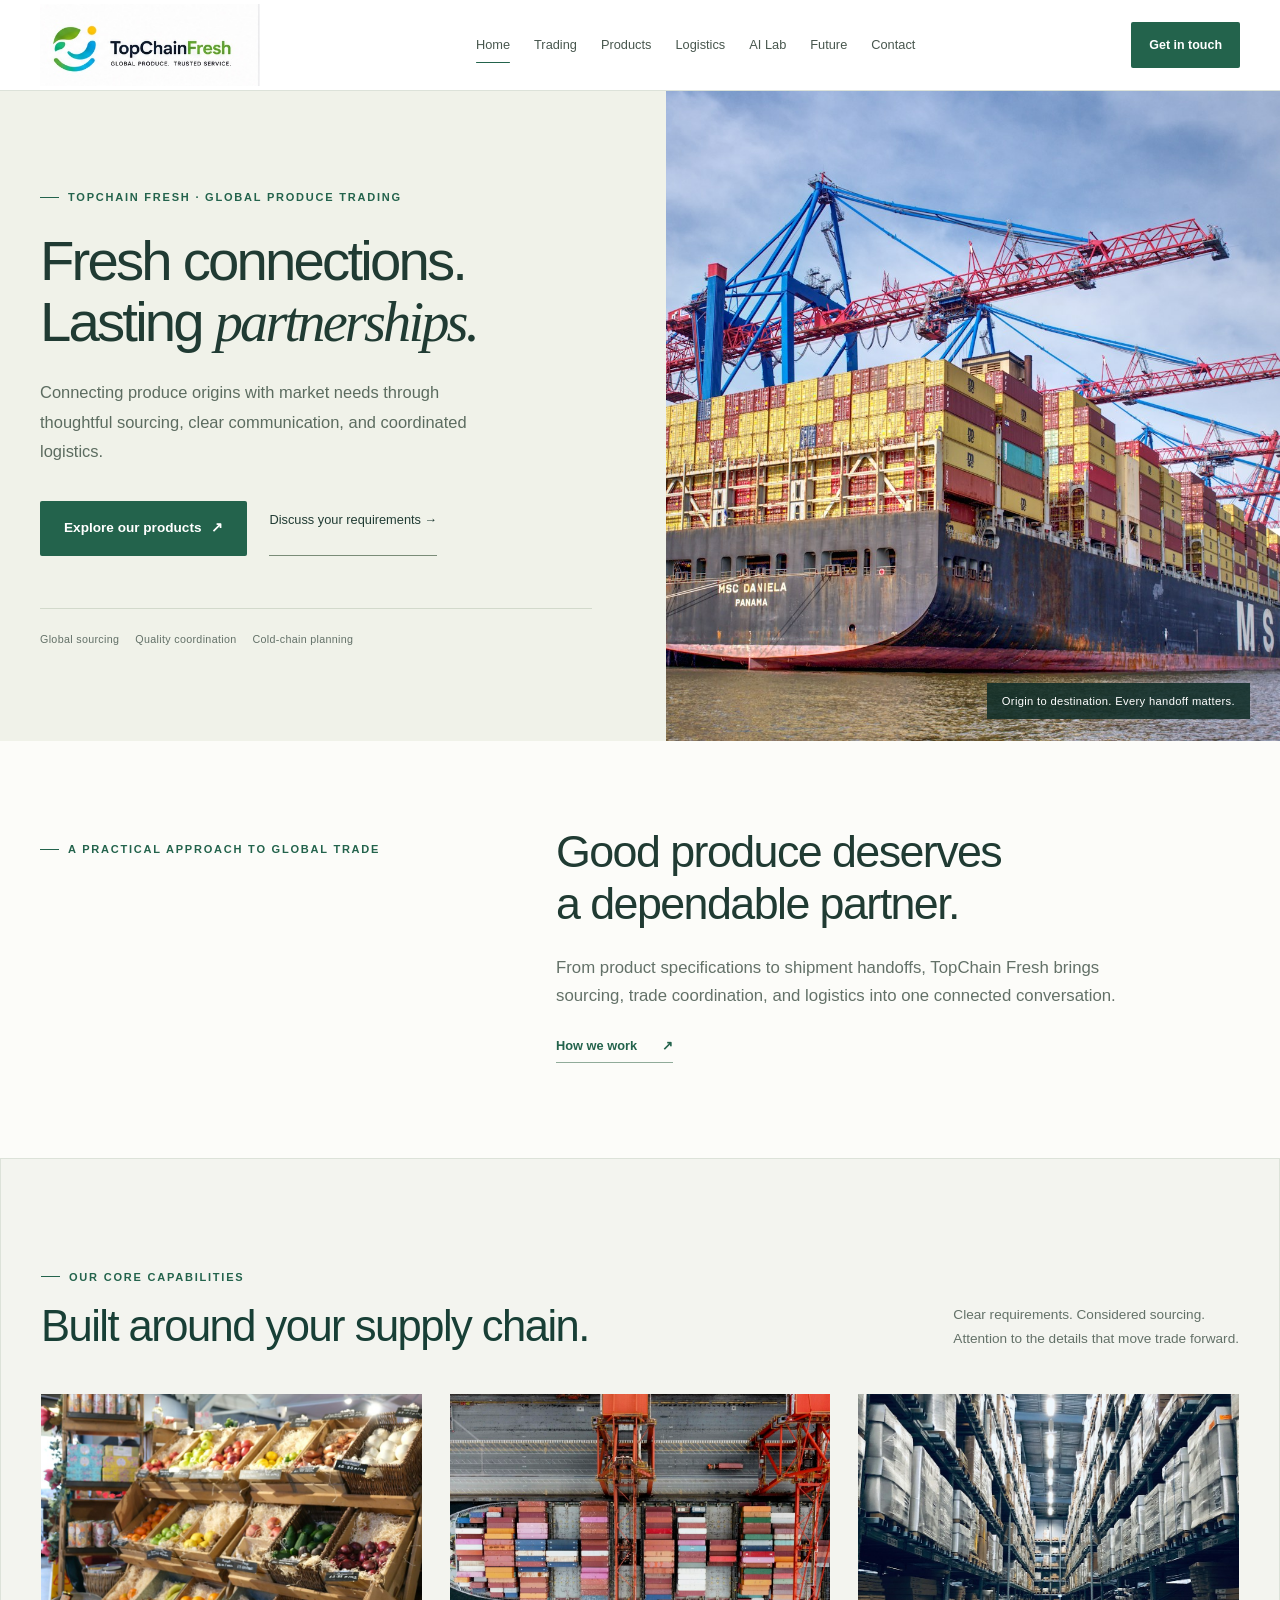
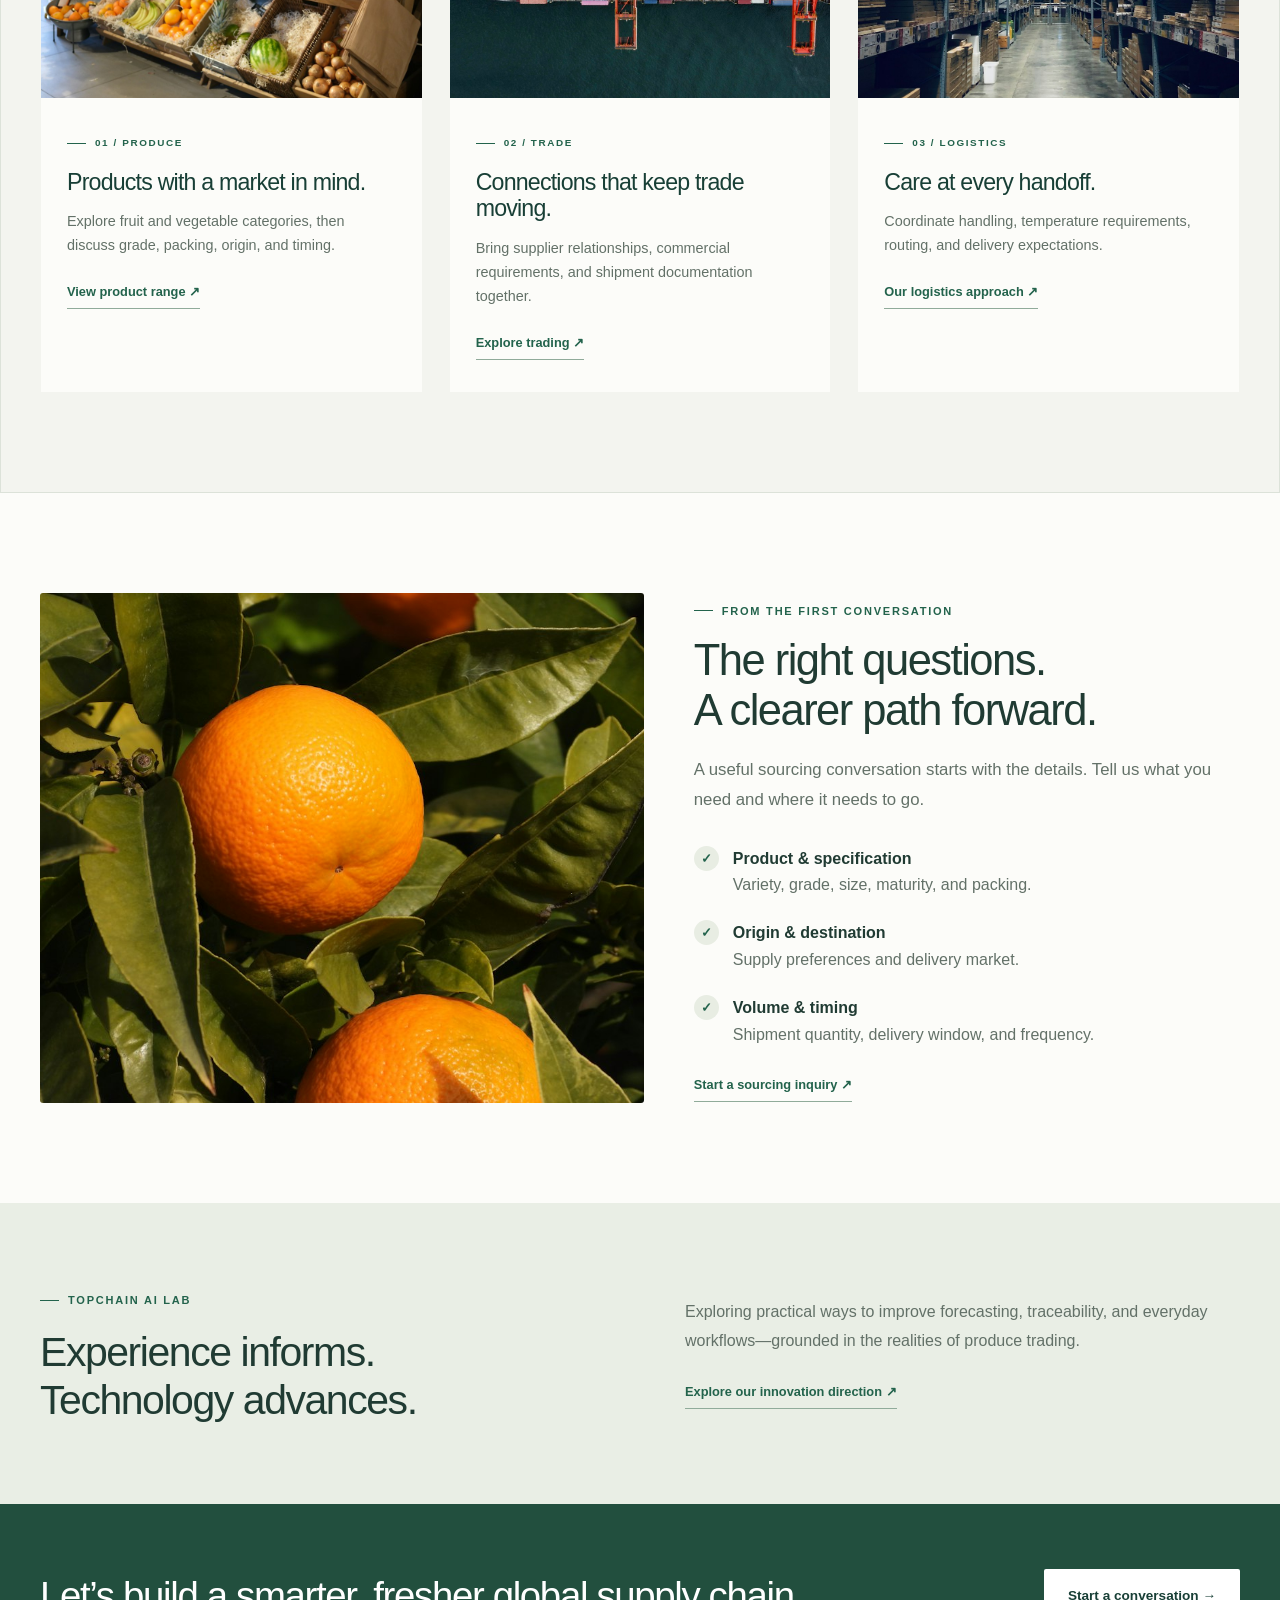
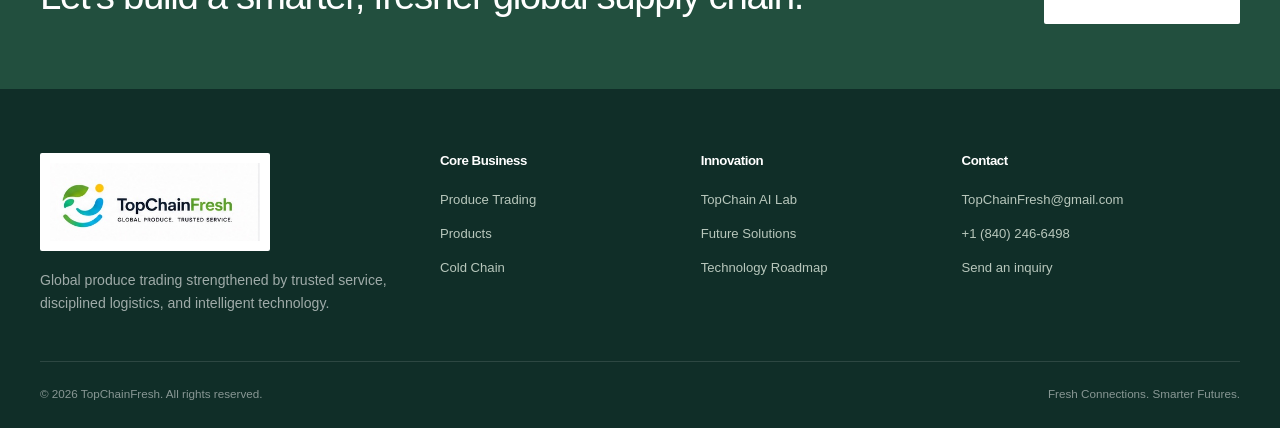
<file: index.html>
<!doctype html><html lang="en"><head><meta charset="utf-8"><meta name="viewport" content="width=device-width,initial-scale=1">
<title>TopChain Fresh | Global Produce Trading & Logistics</title><meta name="description" content="TopChainFresh combines global produce trading, logistics, and intelligent technology."><link rel="icon" href="assets/images/logo-icon-approved.png"><link rel="stylesheet" href="assets/css/styles.css"><meta name="theme-color" content="#153f35"></head><body>
<header class="site-header"><div class="container header-inner">
      <a class="brand-logo" href="index.html" aria-label="TopChainFresh home"><img src="assets/images/logo-crop-wide.png" alt="TopChainFresh — Global Produce. Trusted Service."></a>
      <nav id="primary-navigation" class="main-nav" aria-label="Primary navigation"><a href="index.html" class="active" aria-current="page">Home</a><a href="trading.html" class="">Trading</a><a href="products.html" class="">Products</a><a href="logistics.html" class="">Logistics</a><a href="ai-lab.html" class="">AI Lab</a><a href="future.html" class="">Future</a><a href="contact.html" class="">Contact</a></nav>
      <a class="header-cta" href="contact.html">Get in touch</a>
      <button class="menu-toggle" aria-controls="primary-navigation" aria-label="Open menu" aria-expanded="false"><span></span></button>
    </div></header>
<a class="skip-link" href="#main-content">Skip to content</a><main id="main-content">
<section class="hero corporate-hero">
 <div class="hero-media"><img src="assets/images/photography/1742576437150-3a79cae681f2.jpg" alt="Container vessel and dockside cranes at a commercial port" width="1600" height="1067" fetchpriority="high"></div>
 <div class="container"><div class="hero-content"><span class="eyebrow">TopChain Fresh · Global produce trading</span><h1>Fresh connections.<br>Lasting <em>partnerships.</em></h1><p>Connecting produce origins with market needs through thoughtful sourcing, clear communication, and coordinated logistics.</p><div class="hero-actions"><a class="btn btn-primary" href="products.html">Explore our products <span aria-hidden="true">↗</span></a><a class="hero-text-link" href="contact.html">Discuss your requirements →</a></div><div class="hero-footnote"><span>Global sourcing</span><span>Quality coordination</span><span>Cold-chain planning</span></div></div></div>
 <div class="photo-label">Origin to destination. Every handoff matters.</div>
</section>
<section class="intro-section"><div class="container intro-grid"><span class="eyebrow">A practical approach to global trade</span><div><h2>Good produce deserves<br>a dependable partner.</h2><p>From product specifications to shipment handoffs, TopChain Fresh brings sourcing, trade coordination, and logistics into one connected conversation.</p><a class="inline-link" href="trading.html">How we work <span aria-hidden="true">↗</span></a></div></div></section>
<section class="section bg-mist"><div class="container"><div class="section-heading-row"><div><span class="eyebrow">Our core capabilities</span><h2 class="section-title">Built around your supply chain.</h2></div><p>Clear requirements. Considered sourcing.<br>Attention to the details that move trade forward.</p></div><div class="editorial-grid">
 <a class="editorial-card" href="products.html"><div class="editorial-photo"><img src="assets/images/photography/1768751947109-d2a99be1aa9c.jpg" alt="Fresh produce arranged in wooden market crates" width="1000" height="667" loading="lazy"></div><div class="editorial-copy"><span class="eyebrow">01 / Produce</span><h3>Products with a market in mind.</h3><p>Explore fruit and vegetable categories, then discuss grade, packing, origin, and timing.</p><span class="inline-link">View product range ↗</span></div></a>
 <a class="editorial-card" href="trading.html"><div class="editorial-photo"><img src="assets/images/photography/1769144256181-698b8f807066.jpg" alt="Overhead view of a container ship alongside a port terminal" width="1600" height="1067" loading="lazy"></div><div class="editorial-copy"><span class="eyebrow">02 / Trade</span><h3>Connections that keep trade moving.</h3><p>Bring supplier relationships, commercial requirements, and shipment documentation together.</p><span class="inline-link">Explore trading ↗</span></div></a>
 <a class="editorial-card" href="logistics.html"><div class="editorial-photo"><img src="assets/images/photography/1553413077-190dd305871c.jpg" alt="Organized storage aisles inside a commercial warehouse" width="1000" height="667" loading="lazy"></div><div class="editorial-copy"><span class="eyebrow">03 / Logistics</span><h3>Care at every handoff.</h3><p>Coordinate handling, temperature requirements, routing, and delivery expectations.</p><span class="inline-link">Our logistics approach ↗</span></div></a>
</div></div></section>
<section class="section"><div class="container split"><div class="media-card"><img src="assets/images/photography/1551030797-46c120009b82.jpg" alt="Fresh oranges growing among green leaves" width="1000" height="667" loading="lazy"></div><div><span class="eyebrow">From the first conversation</span><h2 class="section-title">The right questions.<br>A clearer path forward.</h2><p class="section-lead">A useful sourcing conversation starts with the details. Tell us what you need and where it needs to go.</p><ul class="check-list"><li><div><strong>Product &amp; specification</strong><br><span class="text-muted">Variety, grade, size, maturity, and packing.</span></div></li><li><div><strong>Origin &amp; destination</strong><br><span class="text-muted">Supply preferences and delivery market.</span></div></li><li><div><strong>Volume &amp; timing</strong><br><span class="text-muted">Shipment quantity, delivery window, and frequency.</span></div></li></ul><a class="inline-link" href="contact.html">Start a sourcing inquiry ↗</a></div></div></section>
<section class="innovation-strip"><div class="container"><div><span class="eyebrow">TopChain AI Lab</span><h2>Experience informs.<br>Technology advances.</h2></div><div><p>Exploring practical ways to improve forecasting, traceability, and everyday workflows—grounded in the realities of produce trading.</p><a class="inline-link" href="ai-lab.html">Explore our innovation direction ↗</a></div></div></section>
</main><section class="cta-band"><div class="container cta-inner reveal"><h2>Let’s build a smarter, fresher global supply chain.</h2><a class="btn btn-light" href="contact.html">Start a conversation →</a></div></section>
<footer class="site-footer"><div class="container">
  <div class="footer-grid">
    <div class="footer-brand"><img src="assets/images/logo-crop-wide.png" alt="TopChainFresh"><p>Global produce trading strengthened by trusted service, disciplined logistics, and intelligent technology.</p></div>
    <div class="footer-col"><h4>Core Business</h4><a href="trading.html">Produce Trading</a><a href="products.html">Products</a><a href="logistics.html">Cold Chain</a></div>
    <div class="footer-col"><h4>Innovation</h4><a href="ai-lab.html">TopChain AI Lab</a><a href="future.html">Future Solutions</a><a href="future.html#roadmap">Technology Roadmap</a></div>
    <div class="footer-col"><h4>Contact</h4><a href="mailto:TopChainFresh@gmail.com">TopChainFresh@gmail.com</a><a href="tel:+18402466498">+1 (840) 246-6498</a><a href="contact.html">Send an inquiry</a></div>
  </div>
  <div class="footer-bottom"><span>© 2026 TopChainFresh. All rights reserved.</span><span>Fresh Connections. Smarter Futures.</span></div>
</div></footer><script src="assets/js/main.js"></script></body></html>
</file>
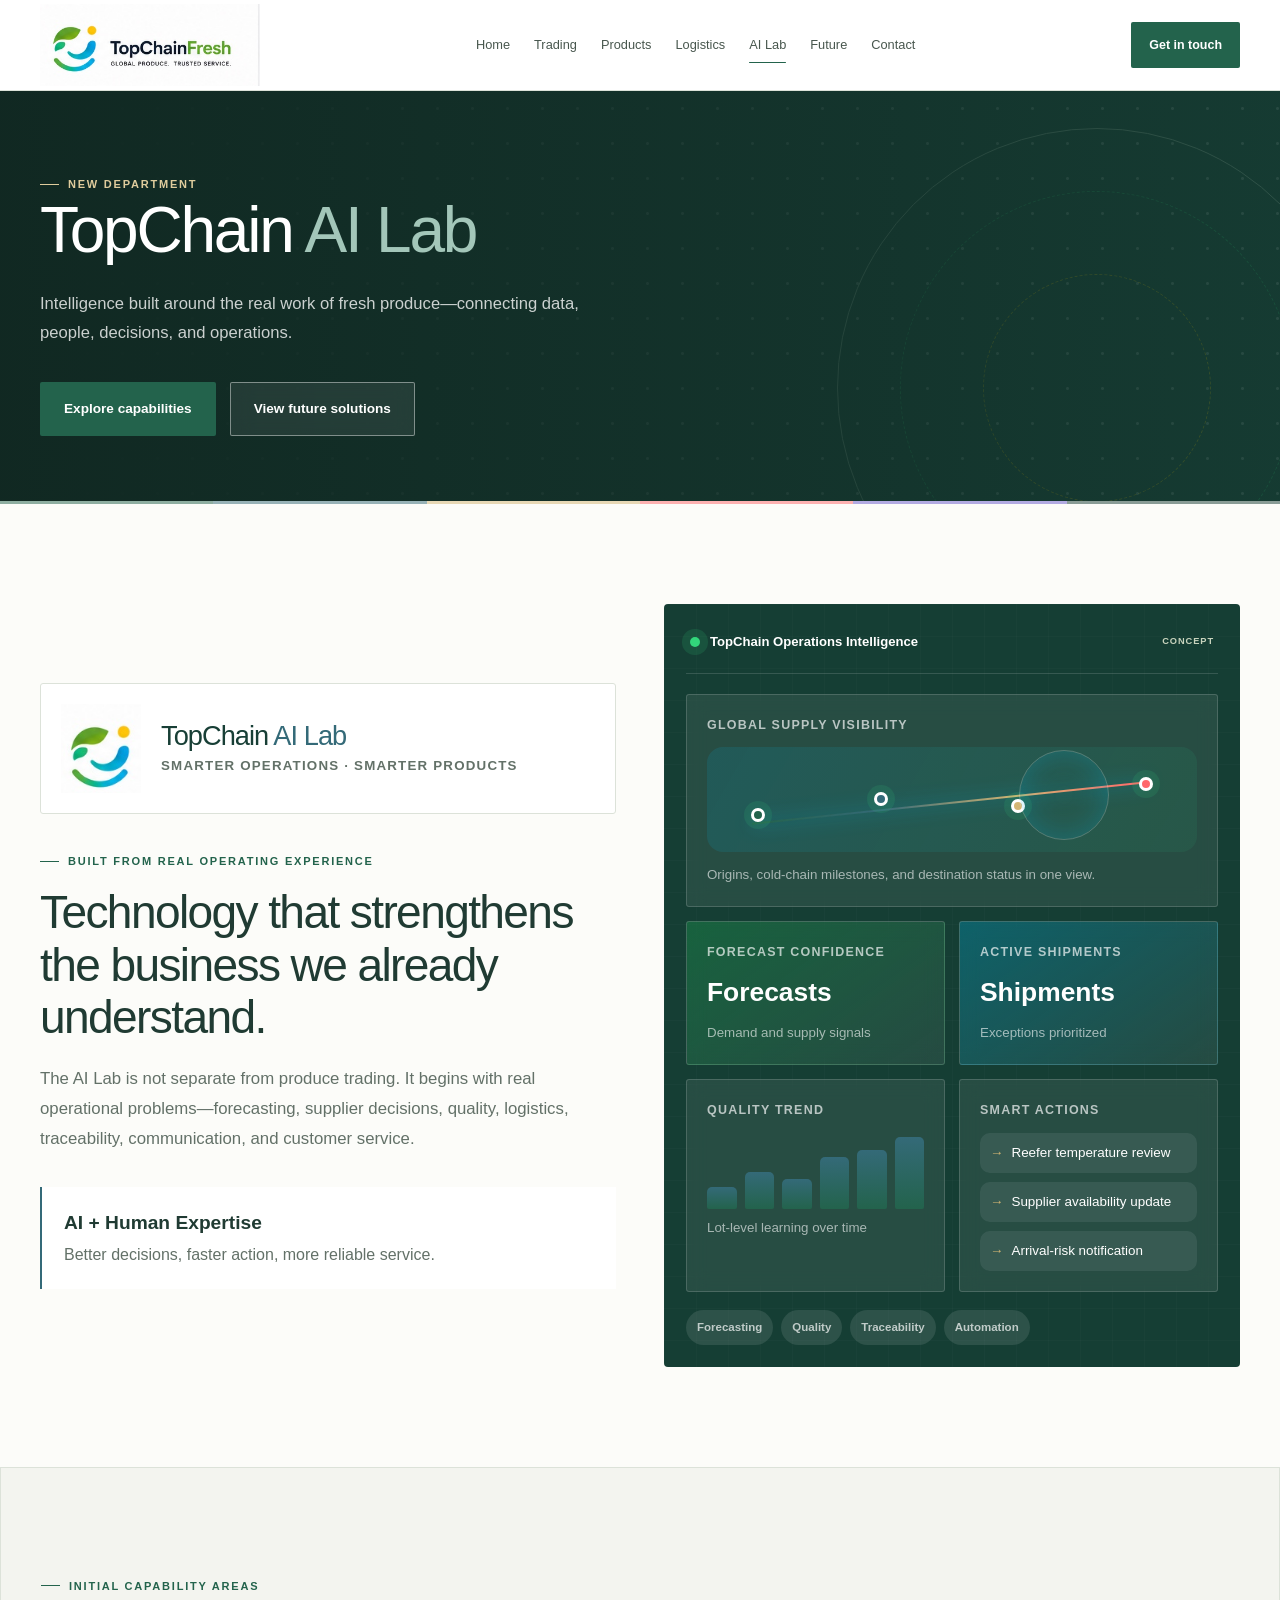
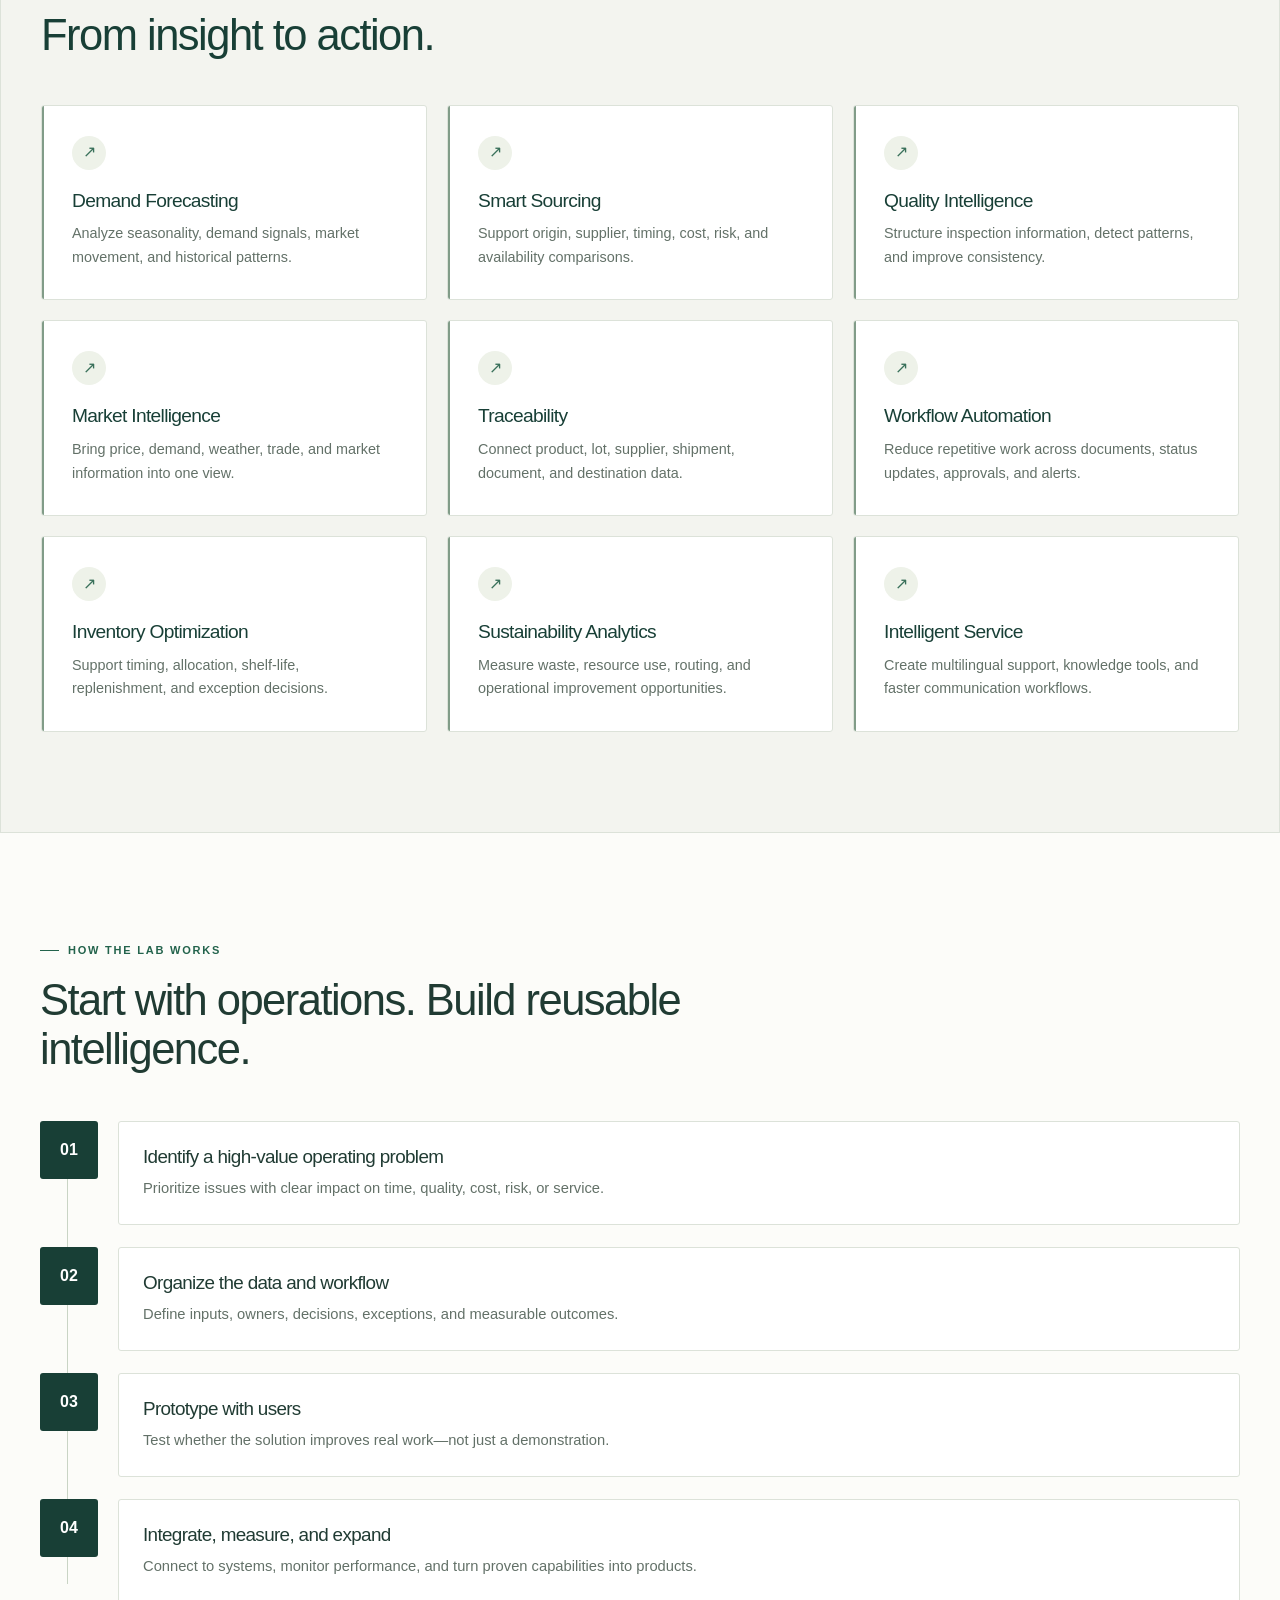
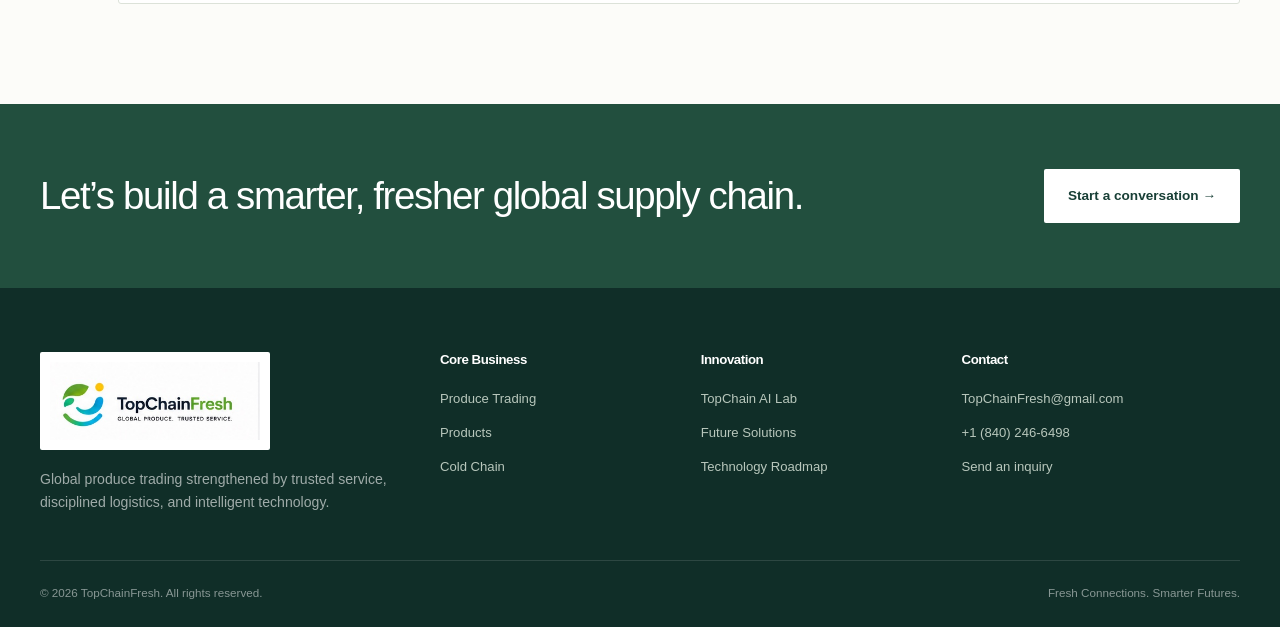
<file: ai-lab.html>
<!doctype html><html lang="en"><head><meta charset="utf-8"><meta name="viewport" content="width=device-width,initial-scale=1">
<title>TopChain AI Lab | TopChainFresh</title><meta name="description" content="TopChain AI Lab develops intelligent operations, apps, data products, and integrated technology."><link rel="icon" href="assets/images/logo-icon-approved.png"><link rel="stylesheet" href="assets/css/styles.css"><meta name="theme-color" content="#153f35"></head><body>
<header class="site-header"><div class="container header-inner">
      <a class="brand-logo" href="index.html" aria-label="TopChainFresh home"><img src="assets/images/logo-crop-wide.png" alt="TopChainFresh — Global Produce. Trusted Service."></a>
      <nav id="primary-navigation" class="main-nav" aria-label="Primary navigation"><a href="index.html" class="">Home</a><a href="trading.html" class="">Trading</a><a href="products.html" class="">Products</a><a href="logistics.html" class="">Logistics</a><a href="ai-lab.html" class="active" aria-current="page">AI Lab</a><a href="future.html" class="">Future</a><a href="contact.html" class="">Contact</a></nav>
      <a class="header-cta" href="contact.html">Get in touch</a>
      <button class="menu-toggle" aria-controls="primary-navigation" aria-label="Open menu" aria-expanded="false"><span></span></button>
    </div></header>
<a class="skip-link" href="#main-content">Skip to content</a><main id="main-content"><section class="page-hero ai-hero"><div class="ai-network"></div><div class="ai-orb"></div><div class="container page-hero-content"><span class="eyebrow text-yellow">New department</span><h1>TopChain <span class="text-blue">AI Lab</span></h1><p>Intelligence built around the real work of fresh produce—connecting data, people, decisions, and operations.</p><div class="hero-actions"><a class="btn btn-primary" href="#capabilities">Explore capabilities</a><a class="btn btn-secondary" href="future.html">View future solutions</a></div></div></section>
<div class="color-ribbon"><span></span><span></span><span></span><span></span><span></span><span></span></div>
<section class="section ai-intro-section"><div class="container ai-intro-grid">
  <div class="ai-intro-copy reveal">
    <div class="department-lockup"><img src="assets/images/logo-icon-approved.png" alt="Approved TopChainFresh icon"><div><h2>TopChain <span class="text-blue">AI Lab</span></h2><small>Smarter operations · smarter products</small></div></div>
    <span class="eyebrow ai-intro-eyebrow">Built from real operating experience</span>
    <h2 class="section-title">Technology that strengthens the business we already understand.</h2>
    <p class="section-lead">The AI Lab is not separate from produce trading. It begins with real operational problems—forecasting, supplier decisions, quality, logistics, traceability, communication, and customer service.</p>
    <div class="ai-principle"><strong>AI + Human Expertise</strong><span>Better decisions, faster action, more reliable service.</span></div>
  </div>
  <div class="ai-ops-visual reveal" role="img" aria-label="Concept illustration of a future produce supply-chain dashboard; not live operating data">
    <div class="ai-visual-top"><span class="live-dot"></span><strong>TopChain Operations Intelligence</strong><small>CONCEPT</small></div>
    <div class="ai-dashboard-grid">
      <div class="ai-panel ai-panel-wide"><span>Global supply visibility</span><div class="route-map"><i></i><i></i><i></i><i></i><b></b></div><small>Origins, cold-chain milestones, and destination status in one view.</small></div>
      <div class="ai-panel metric-green"><span>Forecast confidence</span><strong>Forecasts</strong><small>Demand and supply signals</small></div>
      <div class="ai-panel metric-blue"><span>Active shipments</span><strong>Shipments</strong><small>Exceptions prioritized</small></div>
      <div class="ai-panel ai-panel-chart"><span>Quality trend</span><div class="mini-bars"><i></i><i></i><i></i><i></i><i></i><i></i></div><small>Lot-level learning over time</small></div>
      <div class="ai-panel ai-panel-alert"><span>Smart actions</span><ul><li>Reefer temperature review</li><li>Supplier availability update</li><li>Arrival-risk notification</li></ul></div>
    </div>
    <div class="ai-visual-footer"><span>Forecasting</span><span>Quality</span><span>Traceability</span><span>Automation</span></div>
  </div>
</div></section>
<section class="section bg-mist" id="capabilities"><div class="container"><span class="eyebrow">Initial capability areas</span><h2 class="section-title">From insight to action.</h2><div class="service-grid"><article class="service-card reveal"><div class="icon" aria-hidden="true">↗</div><h3>Demand Forecasting</h3><p>Analyze seasonality, demand signals, market movement, and historical patterns.</p></article><article class="service-card reveal"><div class="icon" aria-hidden="true">↗</div><h3>Smart Sourcing</h3><p>Support origin, supplier, timing, cost, risk, and availability comparisons.</p></article><article class="service-card reveal"><div class="icon" aria-hidden="true">↗</div><h3>Quality Intelligence</h3><p>Structure inspection information, detect patterns, and improve consistency.</p></article><article class="service-card reveal"><div class="icon" aria-hidden="true">↗</div><h3>Market Intelligence</h3><p>Bring price, demand, weather, trade, and market information into one view.</p></article><article class="service-card reveal"><div class="icon" aria-hidden="true">↗</div><h3>Traceability</h3><p>Connect product, lot, supplier, shipment, document, and destination data.</p></article><article class="service-card reveal"><div class="icon" aria-hidden="true">↗</div><h3>Workflow Automation</h3><p>Reduce repetitive work across documents, status updates, approvals, and alerts.</p></article><article class="service-card reveal"><div class="icon" aria-hidden="true">↗</div><h3>Inventory Optimization</h3><p>Support timing, allocation, shelf-life, replenishment, and exception decisions.</p></article><article class="service-card reveal"><div class="icon" aria-hidden="true">↗</div><h3>Sustainability Analytics</h3><p>Measure waste, resource use, routing, and operational improvement opportunities.</p></article><article class="service-card reveal"><div class="icon" aria-hidden="true">↗</div><h3>Intelligent Service</h3><p>Create multilingual support, knowledge tools, and faster communication workflows.</p></article></div></div></section>
<section class="section"><div class="container"><span class="eyebrow">How the lab works</span><h2 class="section-title">Start with operations. Build reusable intelligence.</h2><div class="timeline"><div class="timeline-item reveal"><div class="timeline-dot">01</div><div class="timeline-content"><h3>Identify a high-value operating problem</h3><p>Prioritize issues with clear impact on time, quality, cost, risk, or service.</p></div></div><div class="timeline-item reveal"><div class="timeline-dot">02</div><div class="timeline-content"><h3>Organize the data and workflow</h3><p>Define inputs, owners, decisions, exceptions, and measurable outcomes.</p></div></div><div class="timeline-item reveal"><div class="timeline-dot">03</div><div class="timeline-content"><h3>Prototype with users</h3><p>Test whether the solution improves real work—not just a demonstration.</p></div></div><div class="timeline-item reveal"><div class="timeline-dot">04</div><div class="timeline-content"><h3>Integrate, measure, and expand</h3><p>Connect to systems, monitor performance, and turn proven capabilities into products.</p></div></div></div></div></section></main><section class="cta-band"><div class="container cta-inner reveal"><h2>Let’s build a smarter, fresher global supply chain.</h2><a class="btn btn-light" href="contact.html">Start a conversation →</a></div></section>
<footer class="site-footer"><div class="container">
  <div class="footer-grid">
    <div class="footer-brand"><img src="assets/images/logo-crop-wide.png" alt="TopChainFresh"><p>Global produce trading strengthened by trusted service, disciplined logistics, and intelligent technology.</p></div>
    <div class="footer-col"><h4>Core Business</h4><a href="trading.html">Produce Trading</a><a href="products.html">Products</a><a href="logistics.html">Cold Chain</a></div>
    <div class="footer-col"><h4>Innovation</h4><a href="ai-lab.html">TopChain AI Lab</a><a href="future.html">Future Solutions</a><a href="future.html#roadmap">Technology Roadmap</a></div>
    <div class="footer-col"><h4>Contact</h4><a href="mailto:TopChainFresh@gmail.com">TopChainFresh@gmail.com</a><a href="tel:+18402466498">+1 (840) 246-6498</a><a href="contact.html">Send an inquiry</a></div>
  </div>
  <div class="footer-bottom"><span>© 2026 TopChainFresh. All rights reserved.</span><span>Fresh Connections. Smarter Futures.</span></div>
</div></footer><script src="assets/js/main.js"></script></body></html>
</file>
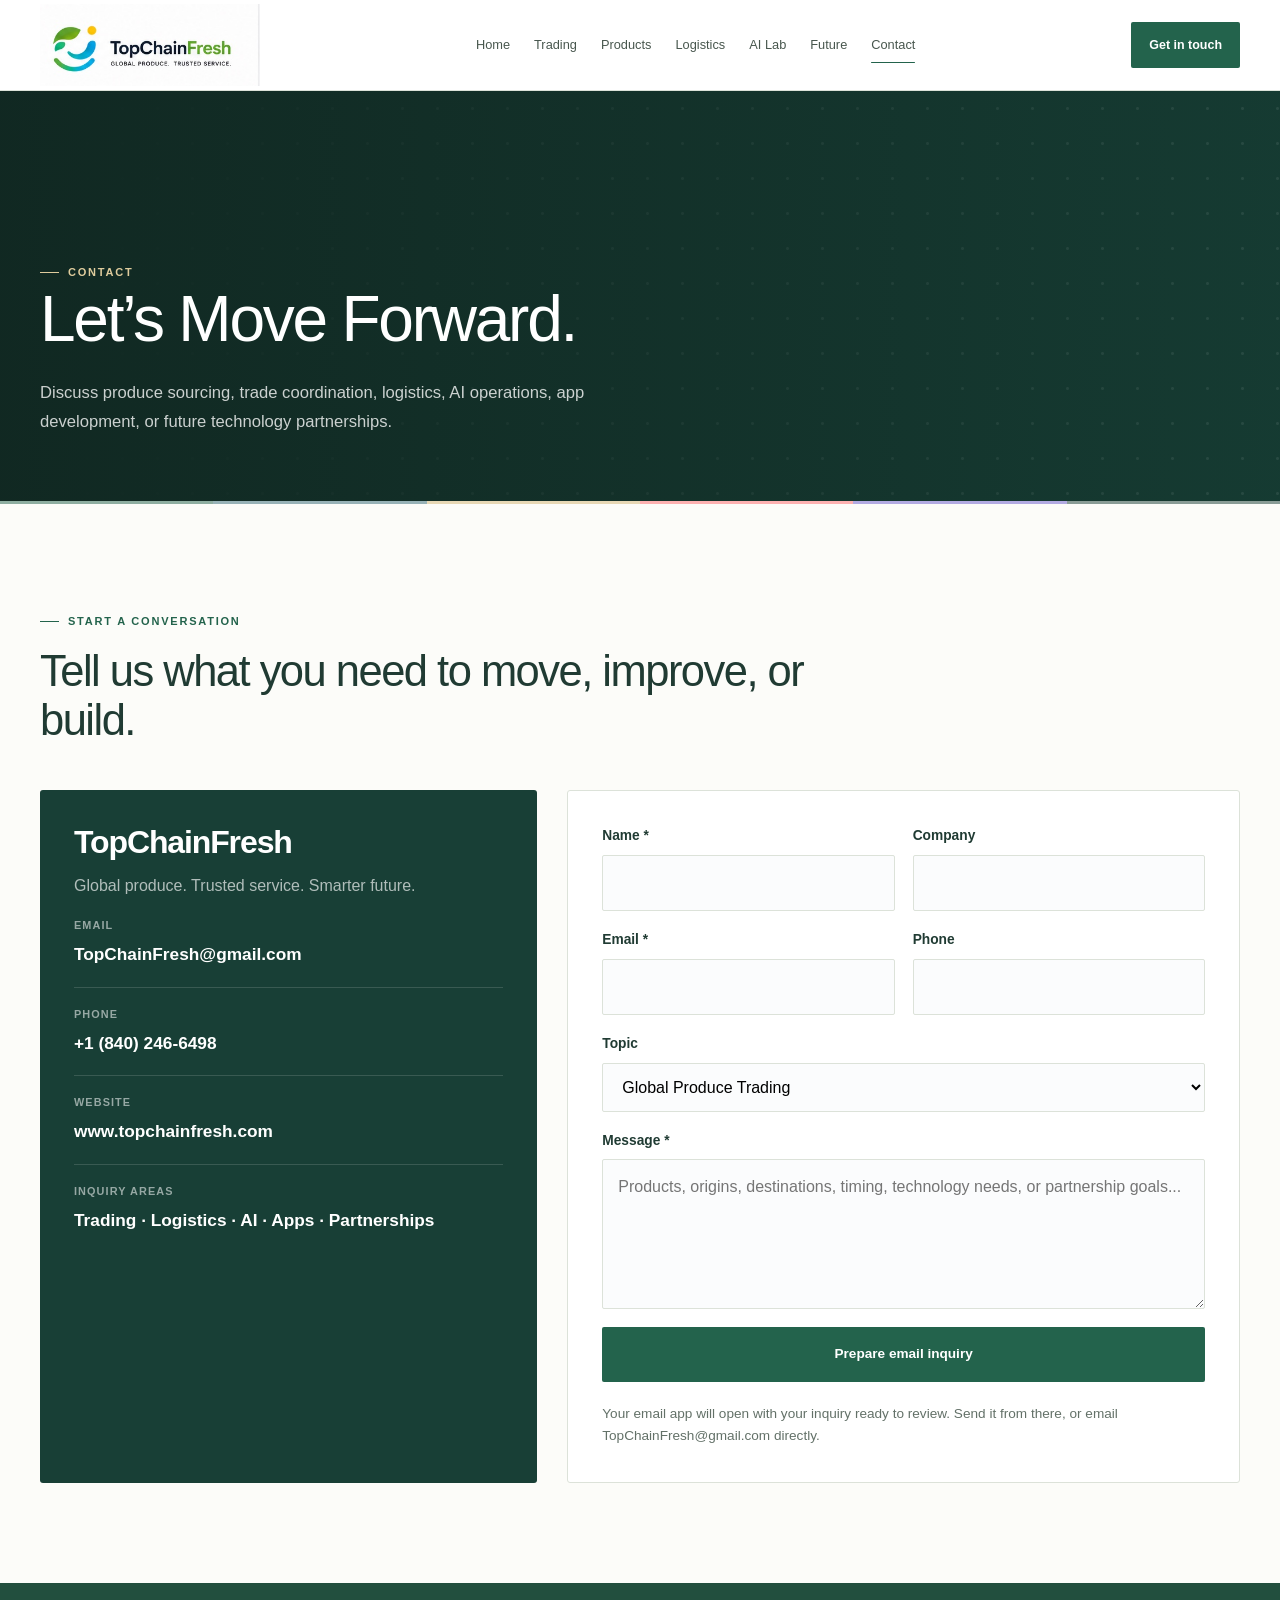
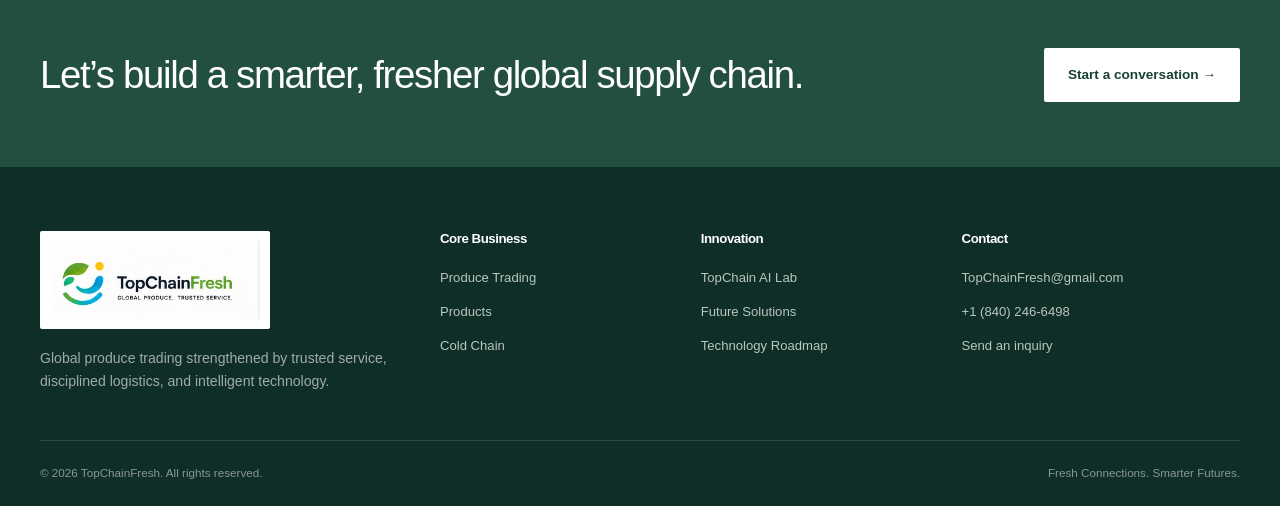
<file: contact.html>
<!doctype html><html lang="en"><head><meta charset="utf-8"><meta name="viewport" content="width=device-width,initial-scale=1">
<title>Contact | TopChainFresh</title><meta name="description" content="Contact TopChainFresh for global produce trading, logistics, AI, app, and technology partnerships."><link rel="icon" href="assets/images/logo-icon-approved.png"><link rel="stylesheet" href="assets/css/styles.css"><meta name="theme-color" content="#153f35"></head><body>
<header class="site-header"><div class="container header-inner">
      <a class="brand-logo" href="index.html" aria-label="TopChainFresh home"><img src="assets/images/logo-crop-wide.png" alt="TopChainFresh — Global Produce. Trusted Service."></a>
      <nav id="primary-navigation" class="main-nav" aria-label="Primary navigation"><a href="index.html" class="">Home</a><a href="trading.html" class="">Trading</a><a href="products.html" class="">Products</a><a href="logistics.html" class="">Logistics</a><a href="ai-lab.html" class="">AI Lab</a><a href="future.html" class="">Future</a><a href="contact.html" class="active" aria-current="page">Contact</a></nav>
      <a class="header-cta" href="contact.html">Get in touch</a>
      <button class="menu-toggle" aria-controls="primary-navigation" aria-label="Open menu" aria-expanded="false"><span></span></button>
    </div></header>
<a class="skip-link" href="#main-content">Skip to content</a><main id="main-content"><section class="page-hero ai-hero"><div class="ai-network"></div><div class="container page-hero-content"><span class="eyebrow text-yellow">Contact</span><h1>Let’s Move Forward.</h1><p>Discuss produce sourcing, trade coordination, logistics, AI operations, app development, or future technology partnerships.</p></div></section>
<div class="color-ribbon"><span></span><span></span><span></span><span></span><span></span><span></span></div>
<section class="section"><div class="container"><span class="eyebrow">Start a conversation</span><h2 class="section-title">Tell us what you need to move, improve, or build.</h2><div class="contact-grid"><aside class="contact-card reveal"><h3 style="font-size:2rem">TopChainFresh</h3><p style="margin-top:12px;color:rgba(255,255,255,.66)">Global produce. Trusted service. Smarter future.</p><div class="contact-item"><small>Email</small><strong>TopChainFresh@gmail.com</strong></div><div class="contact-item"><small>Phone</small><strong>+1 (840) 246-6498</strong></div><div class="contact-item"><small>Website</small><strong>www.topchainfresh.com</strong></div><div class="contact-item"><small>Inquiry areas</small><strong>Trading · Logistics · AI · Apps · Partnerships</strong></div></aside><form class="contact-form reveal" data-contact-form><div class="form-grid"><div class="field"><label for="name">Name *</label><input id="name" name="name" autocomplete="name" required></div><div class="field"><label for="company">Company</label><input id="company" name="company" autocomplete="organization"></div><div class="field"><label for="email">Email *</label><input id="email" name="email" autocomplete="email" type="email" required></div><div class="field"><label for="phone">Phone</label><input id="phone" name="phone" type="tel" autocomplete="tel"></div><div class="field full"><label for="topic">Topic</label><select id="topic" name="topic"><option>Global Produce Trading</option><option>Sourcing & Logistics</option><option>TopChain AI Lab</option><option>App or Technology Product</option><option>Partnership</option><option>Other</option></select></div><div class="field full"><label for="message">Message *</label><textarea id="message" name="message" required placeholder="Products, origins, destinations, timing, technology needs, or partnership goals..."></textarea></div><div class="field full"><button class="btn btn-primary" type="submit">Prepare email inquiry</button><p class="form-note">Your email app will open with your inquiry ready to review. Send it from there, or email TopChainFresh@gmail.com directly.</p></div></div></form></div></div></section></main><section class="cta-band"><div class="container cta-inner reveal"><h2>Let’s build a smarter, fresher global supply chain.</h2><a class="btn btn-light" href="contact.html">Start a conversation →</a></div></section>
<footer class="site-footer"><div class="container">
  <div class="footer-grid">
    <div class="footer-brand"><img src="assets/images/logo-crop-wide.png" alt="TopChainFresh"><p>Global produce trading strengthened by trusted service, disciplined logistics, and intelligent technology.</p></div>
    <div class="footer-col"><h4>Core Business</h4><a href="trading.html">Produce Trading</a><a href="products.html">Products</a><a href="logistics.html">Cold Chain</a></div>
    <div class="footer-col"><h4>Innovation</h4><a href="ai-lab.html">TopChain AI Lab</a><a href="future.html">Future Solutions</a><a href="future.html#roadmap">Technology Roadmap</a></div>
    <div class="footer-col"><h4>Contact</h4><a href="mailto:TopChainFresh@gmail.com">TopChainFresh@gmail.com</a><a href="tel:+18402466498">+1 (840) 246-6498</a><a href="contact.html">Send an inquiry</a></div>
  </div>
  <div class="footer-bottom"><span>© 2026 TopChainFresh. All rights reserved.</span><span>Fresh Connections. Smarter Futures.</span></div>
</div></footer><script src="assets/js/main.js"></script></body></html>
</file>
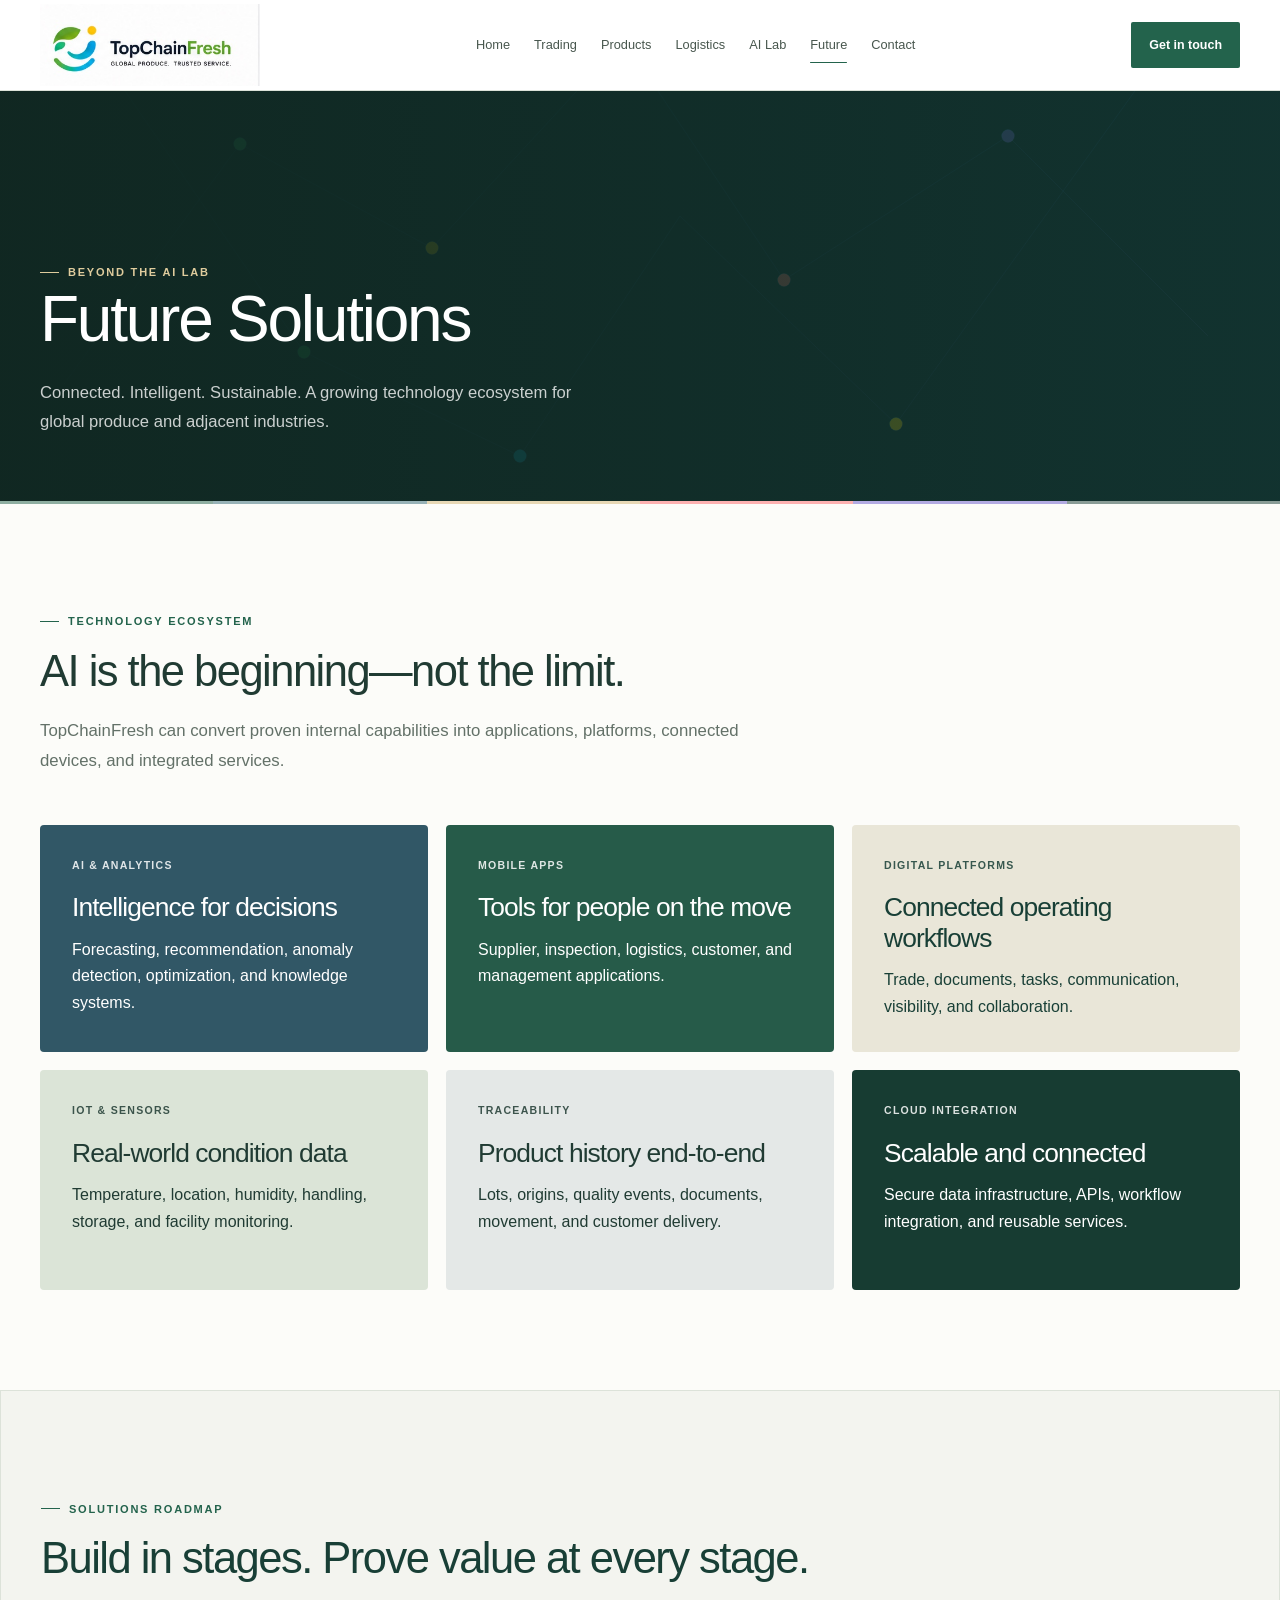
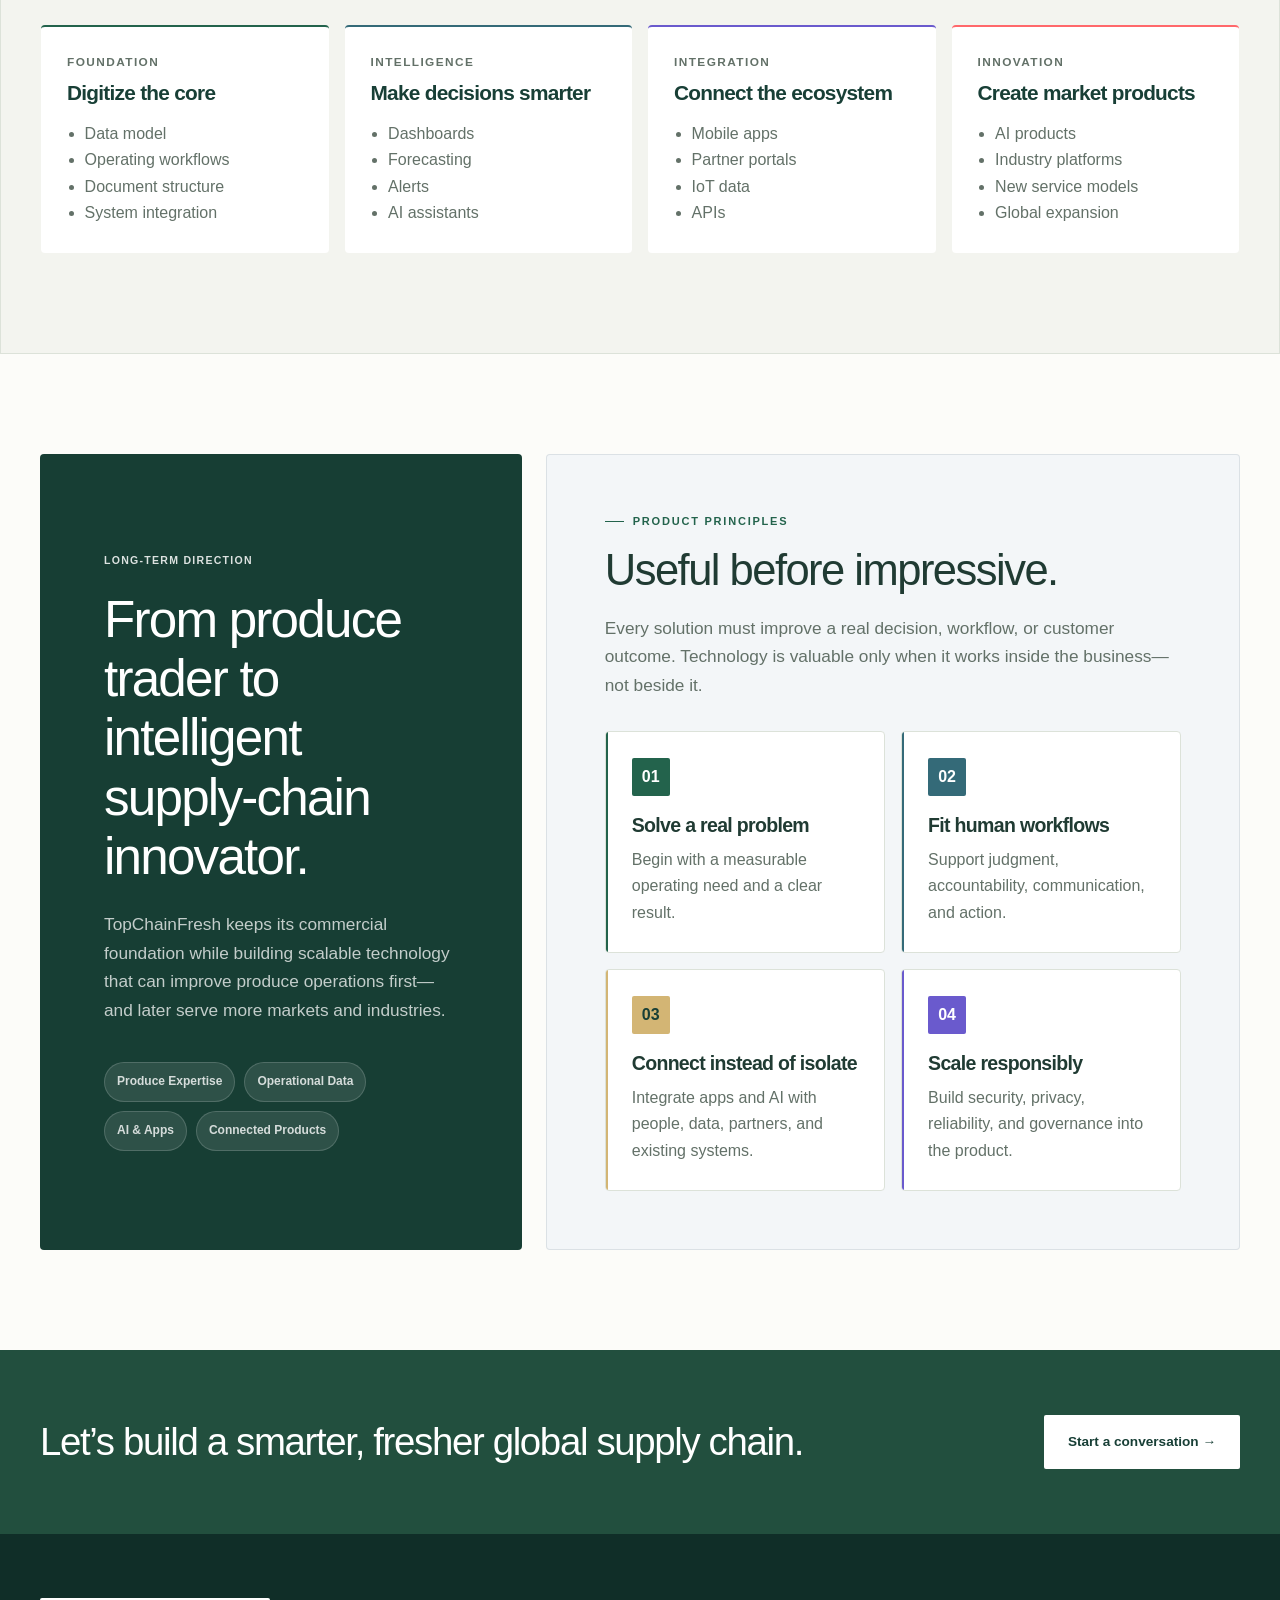
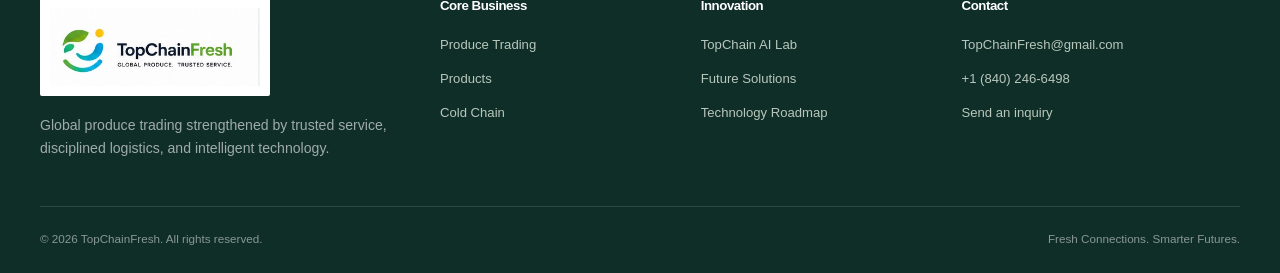
<file: future.html>
<!doctype html><html lang="en"><head><meta charset="utf-8"><meta name="viewport" content="width=device-width,initial-scale=1">
<title>Future Solutions | TopChainFresh</title><meta name="description" content="Future AI, applications, IoT, traceability, cloud, and technology integration from TopChainFresh."><link rel="icon" href="assets/images/logo-icon-approved.png"><link rel="stylesheet" href="assets/css/styles.css"><meta name="theme-color" content="#153f35"></head><body>
<header class="site-header"><div class="container header-inner">
      <a class="brand-logo" href="index.html" aria-label="TopChainFresh home"><img src="assets/images/logo-crop-wide.png" alt="TopChainFresh — Global Produce. Trusted Service."></a>
      <nav id="primary-navigation" class="main-nav" aria-label="Primary navigation"><a href="index.html" class="">Home</a><a href="trading.html" class="">Trading</a><a href="products.html" class="">Products</a><a href="logistics.html" class="">Logistics</a><a href="ai-lab.html" class="">AI Lab</a><a href="future.html" class="active" aria-current="page">Future</a><a href="contact.html" class="">Contact</a></nav>
      <a class="header-cta" href="contact.html">Get in touch</a>
      <button class="menu-toggle" aria-controls="primary-navigation" aria-label="Open menu" aria-expanded="false"><span></span></button>
    </div></header>
<a class="skip-link" href="#main-content">Skip to content</a><main id="main-content"><section class="page-hero ai-hero"><div class="page-hero-media" style="opacity:.26"><img src="assets/images/network-grid.svg" alt="Abstract connected technology network"></div><div class="container page-hero-content"><span class="eyebrow text-yellow">Beyond the AI Lab</span><h1>Future Solutions</h1><p>Connected. Intelligent. Sustainable. A growing technology ecosystem for global produce and adjacent industries.</p></div></section>
<div class="color-ribbon"><span></span><span></span><span></span><span></span><span></span><span></span></div>
<section class="section"><div class="container"><span class="eyebrow">Technology ecosystem</span><h2 class="section-title">AI is the beginning—not the limit.</h2><p class="section-lead">TopChainFresh can convert proven internal capabilities into applications, platforms, connected devices, and integrated services.</p><div class="block-grid"><article class="color-block bg-blue block-4 reveal"><div class="block-number">AI & Analytics</div><h3>Intelligence for decisions</h3><p>Forecasting, recommendation, anomaly detection, optimization, and knowledge systems.</p></article><article class="color-block bg-green block-4 reveal"><div class="block-number">Mobile Apps</div><h3>Tools for people on the move</h3><p>Supplier, inspection, logistics, customer, and management applications.</p></article><article class="color-block bg-yellow block-4 reveal"><div class="block-number">Digital Platforms</div><h3>Connected operating workflows</h3><p>Trade, documents, tasks, communication, visibility, and collaboration.</p></article><article class="color-block bg-coral block-4 reveal"><div class="block-number">IoT & Sensors</div><h3>Real-world condition data</h3><p>Temperature, location, humidity, handling, storage, and facility monitoring.</p></article><article class="color-block bg-violet block-4 reveal"><div class="block-number">Traceability</div><h3>Product history end-to-end</h3><p>Lots, origins, quality events, documents, movement, and customer delivery.</p></article><article class="color-block bg-navy block-4 reveal"><div class="block-number">Cloud Integration</div><h3>Scalable and connected</h3><p>Secure data infrastructure, APIs, workflow integration, and reusable services.</p></article></div></div></section>
<section class="section bg-mist" id="roadmap"><div class="container"><span class="eyebrow">Solutions roadmap</span><h2 class="section-title">Build in stages. Prove value at every stage.</h2><div class="roadmap"><article class="roadmap-card reveal"><div class="phase">Foundation</div><h3>Digitize the core</h3><ul><li>Data model</li><li>Operating workflows</li><li>Document structure</li><li>System integration</li></ul></article><article class="roadmap-card reveal"><div class="phase">Intelligence</div><h3>Make decisions smarter</h3><ul><li>Dashboards</li><li>Forecasting</li><li>Alerts</li><li>AI assistants</li></ul></article><article class="roadmap-card reveal"><div class="phase">Integration</div><h3>Connect the ecosystem</h3><ul><li>Mobile apps</li><li>Partner portals</li><li>IoT data</li><li>APIs</li></ul></article><article class="roadmap-card reveal"><div class="phase">Innovation</div><h3>Create market products</h3><ul><li>AI products</li><li>Industry platforms</li><li>New service models</li><li>Global expansion</li></ul></article></div></div></section>
<section class="section future-principles-section"><div class="container future-principles-grid">
  <article class="future-direction-card reveal">
    <div class="block-number">Long-term direction</div>
    <h2>From produce trader to intelligent supply-chain innovator.</h2>
    <p>TopChainFresh keeps its commercial foundation while building scalable technology that can improve produce operations first—and later serve more markets and industries.</p>
    <div class="future-signal-row"><span>Produce Expertise</span><span>Operational Data</span><span>AI & Apps</span><span>Connected Products</span></div>
  </article>
  <div class="future-principles-panel reveal">
    <span class="eyebrow">Product principles</span>
    <h2 class="section-title">Useful before impressive.</h2>
    <p class="future-principles-lead">Every solution must improve a real decision, workflow, or customer outcome. Technology is valuable only when it works inside the business—not beside it.</p>
    <div class="future-principle-grid">
      <article class="future-principle-card principle-green"><span>01</span><h3>Solve a real problem</h3><p>Begin with a measurable operating need and a clear result.</p></article>
      <article class="future-principle-card principle-blue"><span>02</span><h3>Fit human workflows</h3><p>Support judgment, accountability, communication, and action.</p></article>
      <article class="future-principle-card principle-yellow"><span>03</span><h3>Connect instead of isolate</h3><p>Integrate apps and AI with people, data, partners, and existing systems.</p></article>
      <article class="future-principle-card principle-violet"><span>04</span><h3>Scale responsibly</h3><p>Build security, privacy, reliability, and governance into the product.</p></article>
    </div>
  </div>
</div></section></main><section class="cta-band"><div class="container cta-inner reveal"><h2>Let’s build a smarter, fresher global supply chain.</h2><a class="btn btn-light" href="contact.html">Start a conversation →</a></div></section>
<footer class="site-footer"><div class="container">
  <div class="footer-grid">
    <div class="footer-brand"><img src="assets/images/logo-crop-wide.png" alt="TopChainFresh"><p>Global produce trading strengthened by trusted service, disciplined logistics, and intelligent technology.</p></div>
    <div class="footer-col"><h4>Core Business</h4><a href="trading.html">Produce Trading</a><a href="products.html">Products</a><a href="logistics.html">Cold Chain</a></div>
    <div class="footer-col"><h4>Innovation</h4><a href="ai-lab.html">TopChain AI Lab</a><a href="future.html">Future Solutions</a><a href="future.html#roadmap">Technology Roadmap</a></div>
    <div class="footer-col"><h4>Contact</h4><a href="mailto:TopChainFresh@gmail.com">TopChainFresh@gmail.com</a><a href="tel:+18402466498">+1 (840) 246-6498</a><a href="contact.html">Send an inquiry</a></div>
  </div>
  <div class="footer-bottom"><span>© 2026 TopChainFresh. All rights reserved.</span><span>Fresh Connections. Smarter Futures.</span></div>
</div></footer><script src="assets/js/main.js"></script></body></html>
</file>
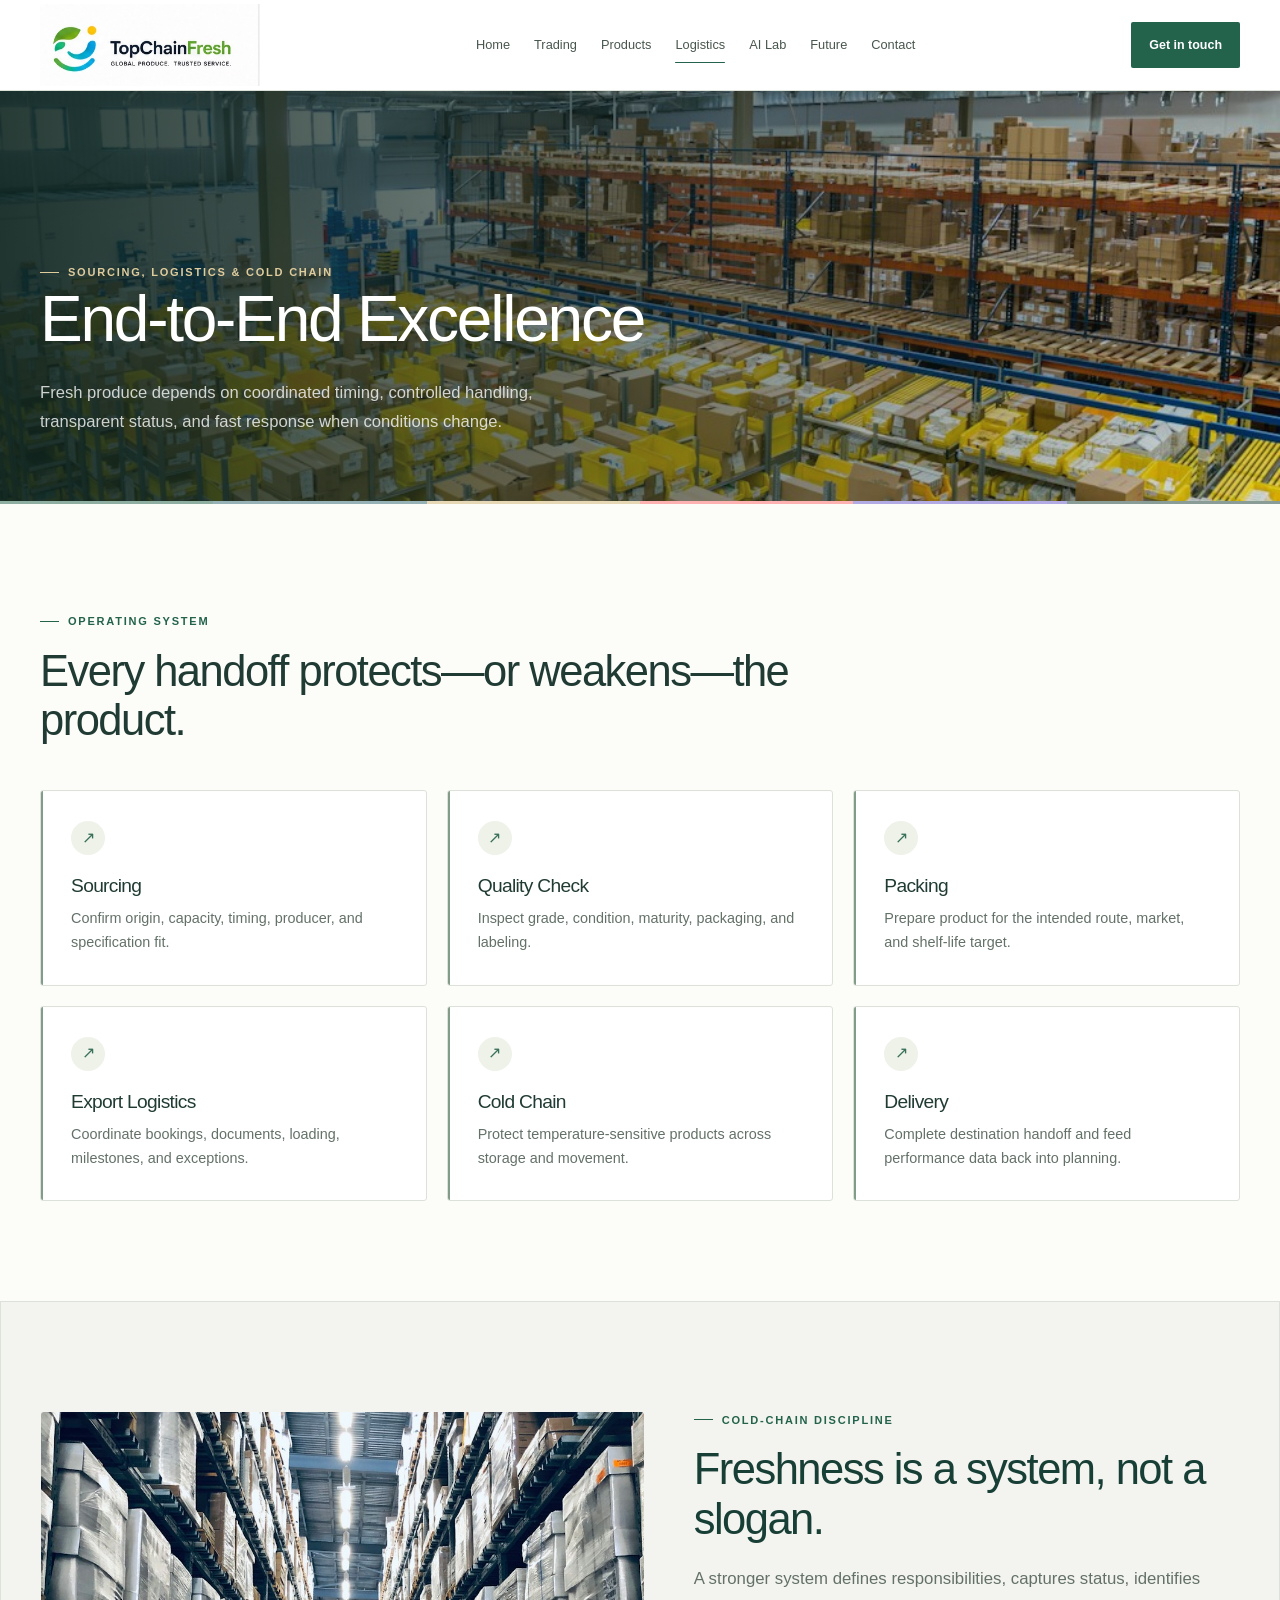
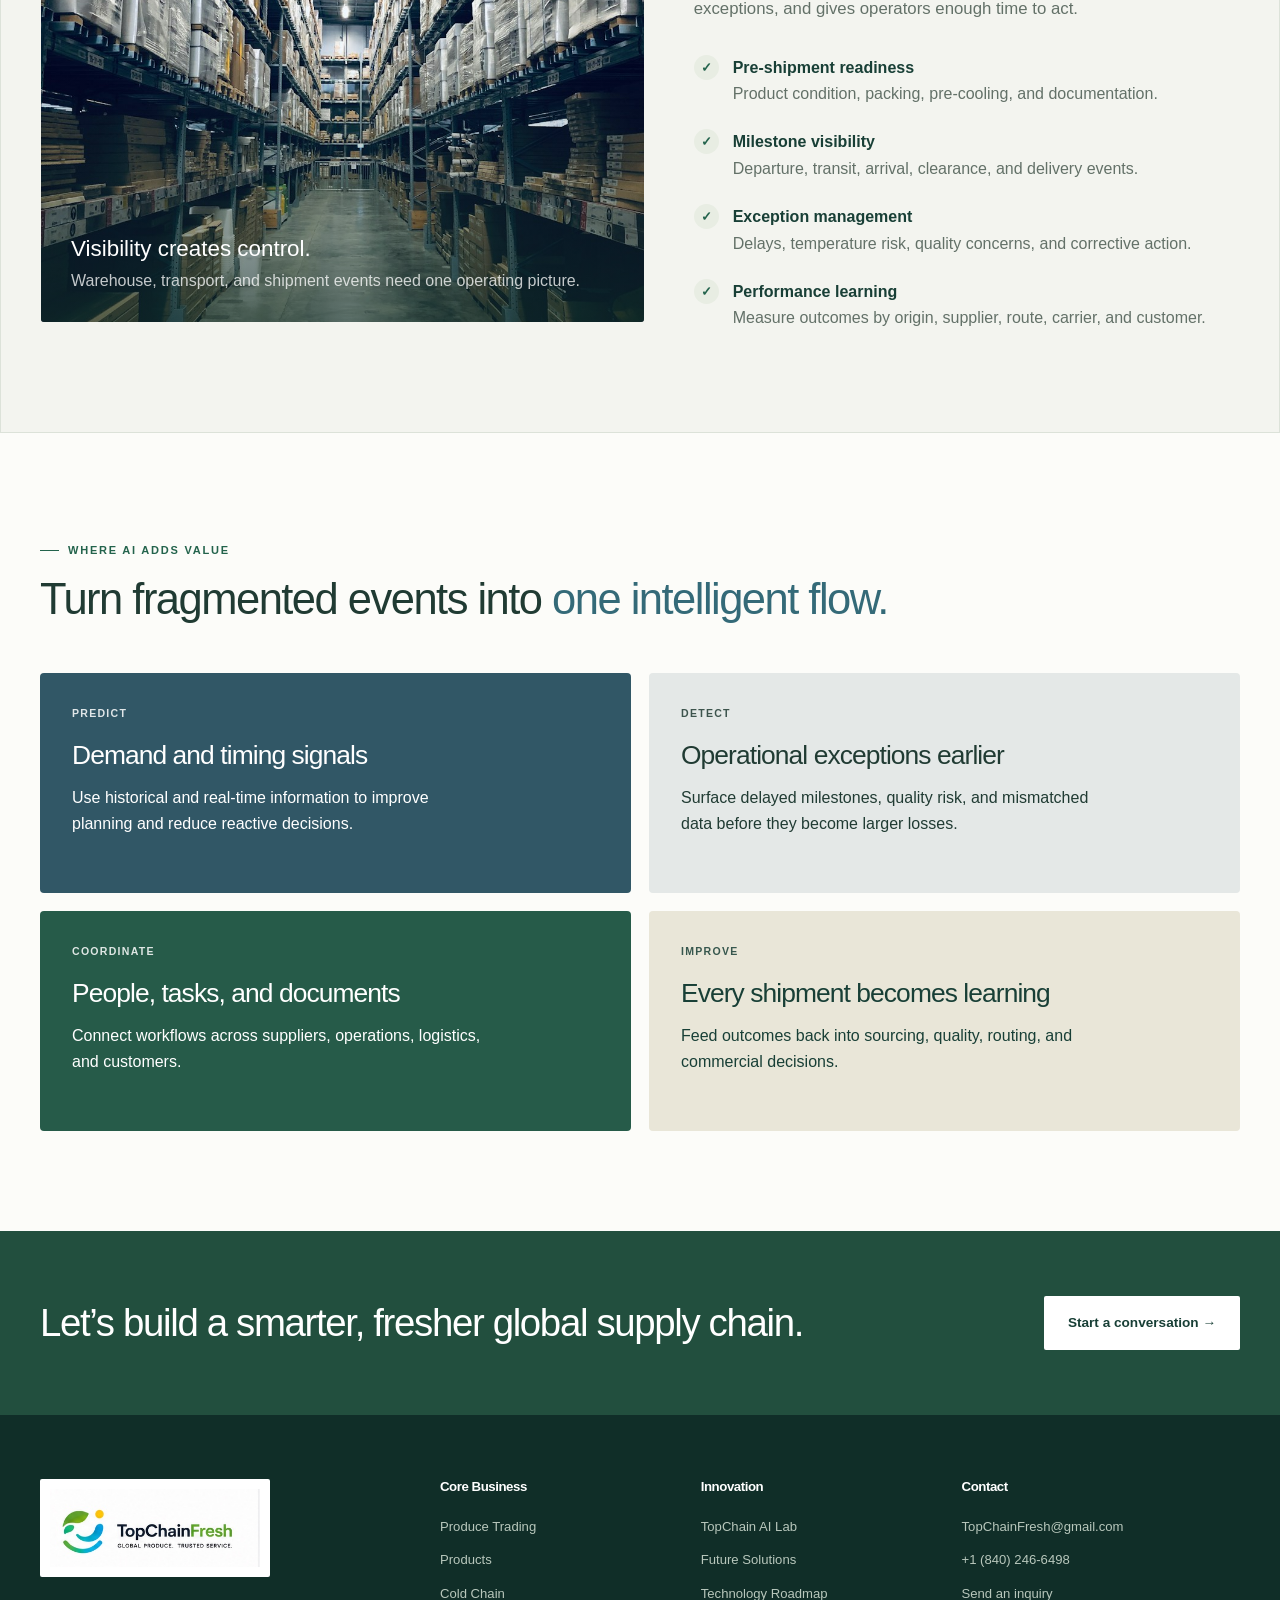
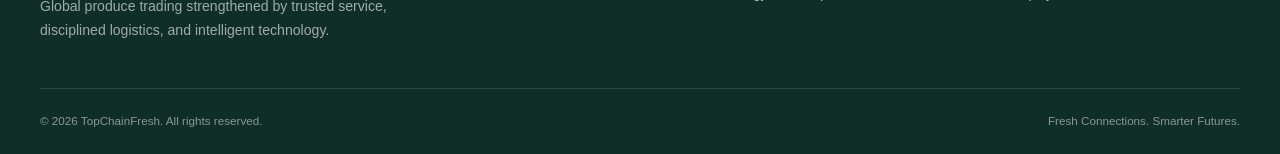
<file: logistics.html>
<!doctype html><html lang="en"><head><meta charset="utf-8"><meta name="viewport" content="width=device-width,initial-scale=1">
<title>Logistics & Cold Chain | TopChainFresh</title><meta name="description" content="TopChainFresh sourcing, quality control, cold chain, logistics, and delivery coordination."><link rel="icon" href="assets/images/logo-icon-approved.png"><link rel="stylesheet" href="assets/css/styles.css"><meta name="theme-color" content="#153f35"></head><body>
<header class="site-header"><div class="container header-inner">
      <a class="brand-logo" href="index.html" aria-label="TopChainFresh home"><img src="assets/images/logo-crop-wide.png" alt="TopChainFresh — Global Produce. Trusted Service."></a>
      <nav id="primary-navigation" class="main-nav" aria-label="Primary navigation"><a href="index.html" class="">Home</a><a href="trading.html" class="">Trading</a><a href="products.html" class="">Products</a><a href="logistics.html" class="active" aria-current="page">Logistics</a><a href="ai-lab.html" class="">AI Lab</a><a href="future.html" class="">Future</a><a href="contact.html" class="">Contact</a></nav>
      <a class="header-cta" href="contact.html">Get in touch</a>
      <button class="menu-toggle" aria-controls="primary-navigation" aria-label="Open menu" aria-expanded="false"><span></span></button>
    </div></header>
<a class="skip-link" href="#main-content">Skip to content</a><main id="main-content"><section class="page-hero"><div class="page-hero-media"><img src="assets/images/photography/1586528116311-ad8dd3c8310d.jpg" alt="Order preparation and handling inside a distribution warehouse"></div><div class="container page-hero-content"><span class="eyebrow text-yellow">Sourcing, logistics & cold chain</span><h1>End-to-End Excellence</h1><p>Fresh produce depends on coordinated timing, controlled handling, transparent status, and fast response when conditions change.</p></div></section>
<div class="color-ribbon"><span></span><span></span><span></span><span></span><span></span><span></span></div>
<section class="section"><div class="container"><span class="eyebrow">Operating system</span><h2 class="section-title">Every handoff protects—or weakens—the product.</h2><div class="service-grid"><article class="service-card reveal"><div class="icon" aria-hidden="true">↗</div><h3>Sourcing</h3><p>Confirm origin, capacity, timing, producer, and specification fit.</p></article><article class="service-card reveal"><div class="icon" aria-hidden="true">↗</div><h3>Quality Check</h3><p>Inspect grade, condition, maturity, packaging, and labeling.</p></article><article class="service-card reveal"><div class="icon" aria-hidden="true">↗</div><h3>Packing</h3><p>Prepare product for the intended route, market, and shelf-life target.</p></article><article class="service-card reveal"><div class="icon" aria-hidden="true">↗</div><h3>Export Logistics</h3><p>Coordinate bookings, documents, loading, milestones, and exceptions.</p></article><article class="service-card reveal"><div class="icon" aria-hidden="true">↗</div><h3>Cold Chain</h3><p>Protect temperature-sensitive products across storage and movement.</p></article><article class="service-card reveal"><div class="icon" aria-hidden="true">↗</div><h3>Delivery</h3><p>Complete destination handoff and feed performance data back into planning.</p></article></div></div></section>
<section class="section bg-mist"><div class="container split"><div class="media-card reveal"><img src="assets/images/photography/1553413077-190dd305871c.jpg" alt="Real logistics warehouse with commercial inventory" loading="lazy"><div class="media-caption"><strong>Visibility creates control.</strong><span>Warehouse, transport, and shipment events need one operating picture.</span></div></div><div class="reveal"><span class="eyebrow">Cold-chain discipline</span><h2 class="section-title">Freshness is a system, not a slogan.</h2><p class="section-lead">A stronger system defines responsibilities, captures status, identifies exceptions, and gives operators enough time to act.</p><ul class="check-list"><li><div><strong>Pre-shipment readiness</strong><br><span class="text-muted">Product condition, packing, pre-cooling, and documentation.</span></div></li><li><div><strong>Milestone visibility</strong><br><span class="text-muted">Departure, transit, arrival, clearance, and delivery events.</span></div></li><li><div><strong>Exception management</strong><br><span class="text-muted">Delays, temperature risk, quality concerns, and corrective action.</span></div></li><li><div><strong>Performance learning</strong><br><span class="text-muted">Measure outcomes by origin, supplier, route, carrier, and customer.</span></div></li></ul></div></div></section>
<section class="section"><div class="container"><span class="eyebrow">Where AI adds value</span><h2 class="section-title">Turn fragmented events into <span class="text-blue">one intelligent flow.</span></h2><div class="block-grid"><article class="color-block bg-blue block-6 reveal"><div class="block-number">Predict</div><h3>Demand and timing signals</h3><p>Use historical and real-time information to improve planning and reduce reactive decisions.</p></article><article class="color-block bg-violet block-6 reveal"><div class="block-number">Detect</div><h3>Operational exceptions earlier</h3><p>Surface delayed milestones, quality risk, and mismatched data before they become larger losses.</p></article><article class="color-block bg-green block-6 reveal"><div class="block-number">Coordinate</div><h3>People, tasks, and documents</h3><p>Connect workflows across suppliers, operations, logistics, and customers.</p></article><article class="color-block bg-yellow block-6 reveal"><div class="block-number">Improve</div><h3>Every shipment becomes learning</h3><p>Feed outcomes back into sourcing, quality, routing, and commercial decisions.</p></article></div></div></section></main><section class="cta-band"><div class="container cta-inner reveal"><h2>Let’s build a smarter, fresher global supply chain.</h2><a class="btn btn-light" href="contact.html">Start a conversation →</a></div></section>
<footer class="site-footer"><div class="container">
  <div class="footer-grid">
    <div class="footer-brand"><img src="assets/images/logo-crop-wide.png" alt="TopChainFresh"><p>Global produce trading strengthened by trusted service, disciplined logistics, and intelligent technology.</p></div>
    <div class="footer-col"><h4>Core Business</h4><a href="trading.html">Produce Trading</a><a href="products.html">Products</a><a href="logistics.html">Cold Chain</a></div>
    <div class="footer-col"><h4>Innovation</h4><a href="ai-lab.html">TopChain AI Lab</a><a href="future.html">Future Solutions</a><a href="future.html#roadmap">Technology Roadmap</a></div>
    <div class="footer-col"><h4>Contact</h4><a href="mailto:TopChainFresh@gmail.com">TopChainFresh@gmail.com</a><a href="tel:+18402466498">+1 (840) 246-6498</a><a href="contact.html">Send an inquiry</a></div>
  </div>
  <div class="footer-bottom"><span>© 2026 TopChainFresh. All rights reserved.</span><span>Fresh Connections. Smarter Futures.</span></div>
</div></footer><script src="assets/js/main.js"></script></body></html>
</file>
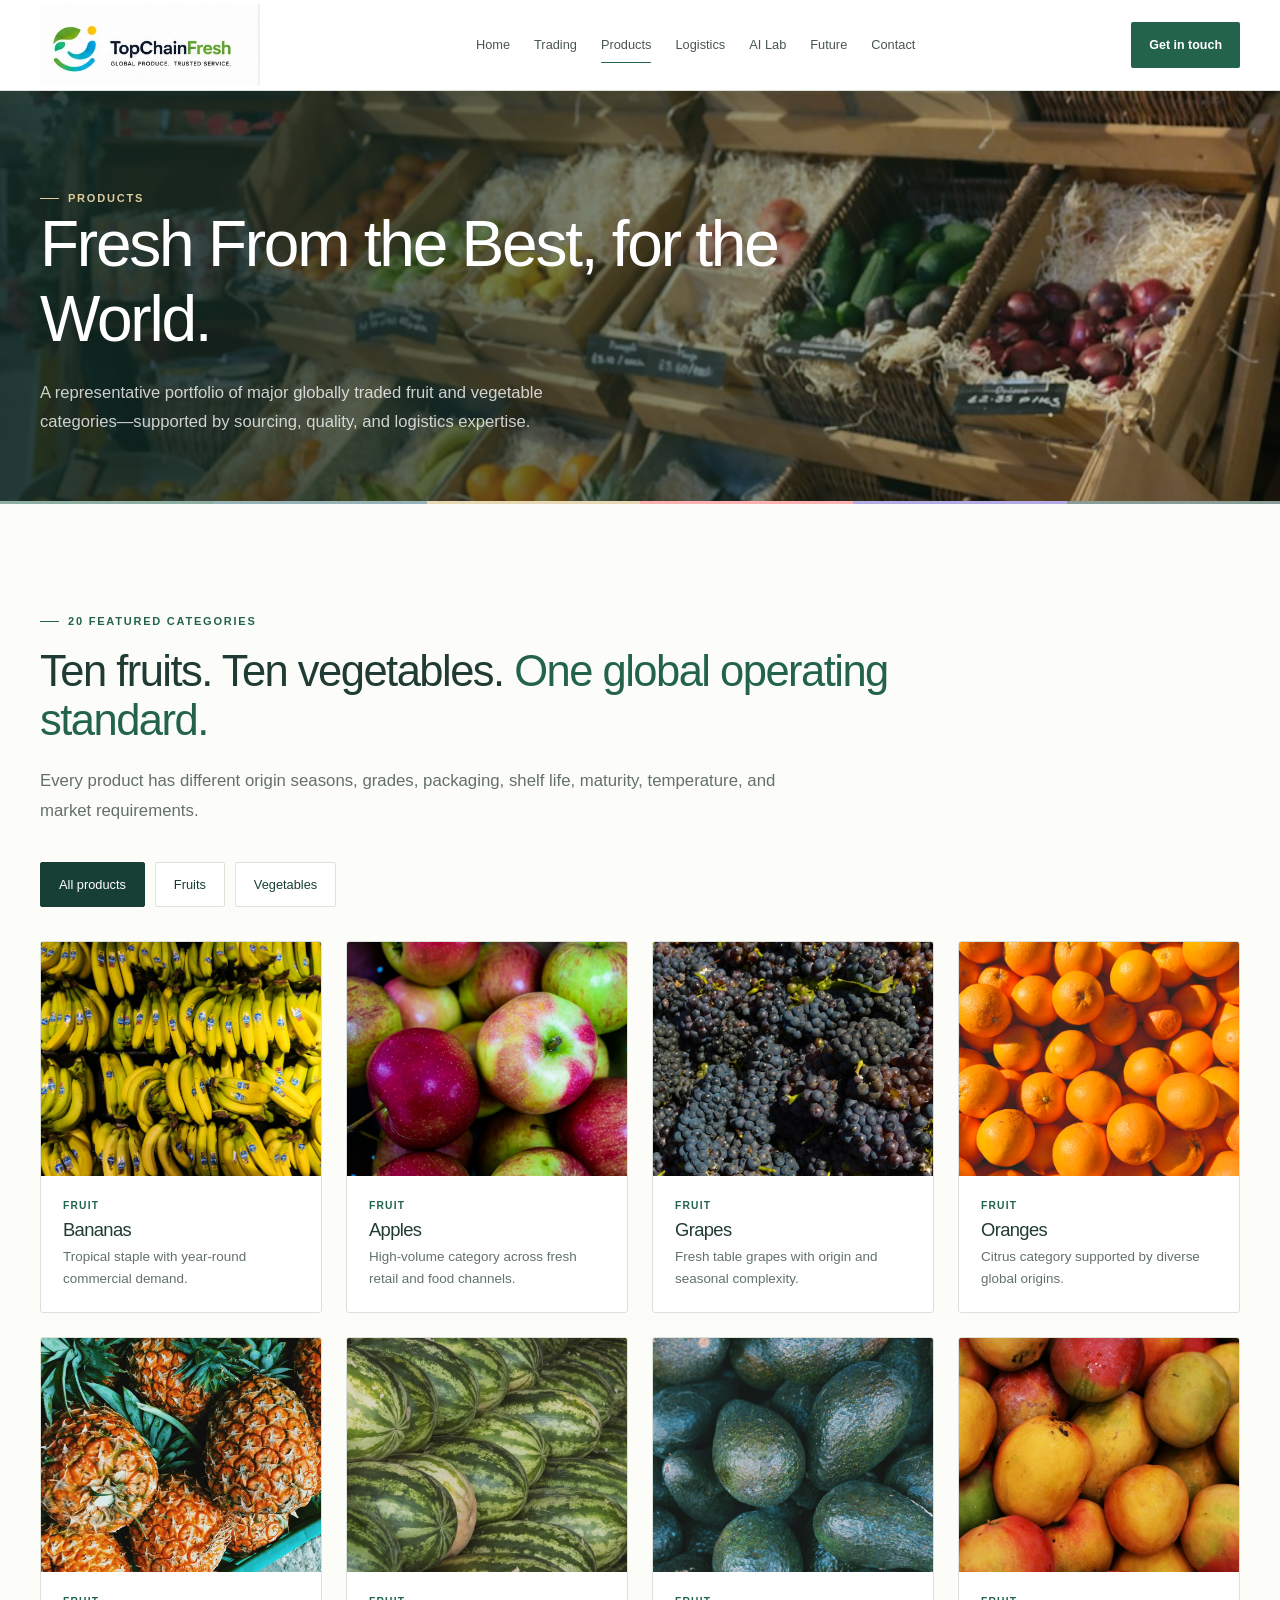
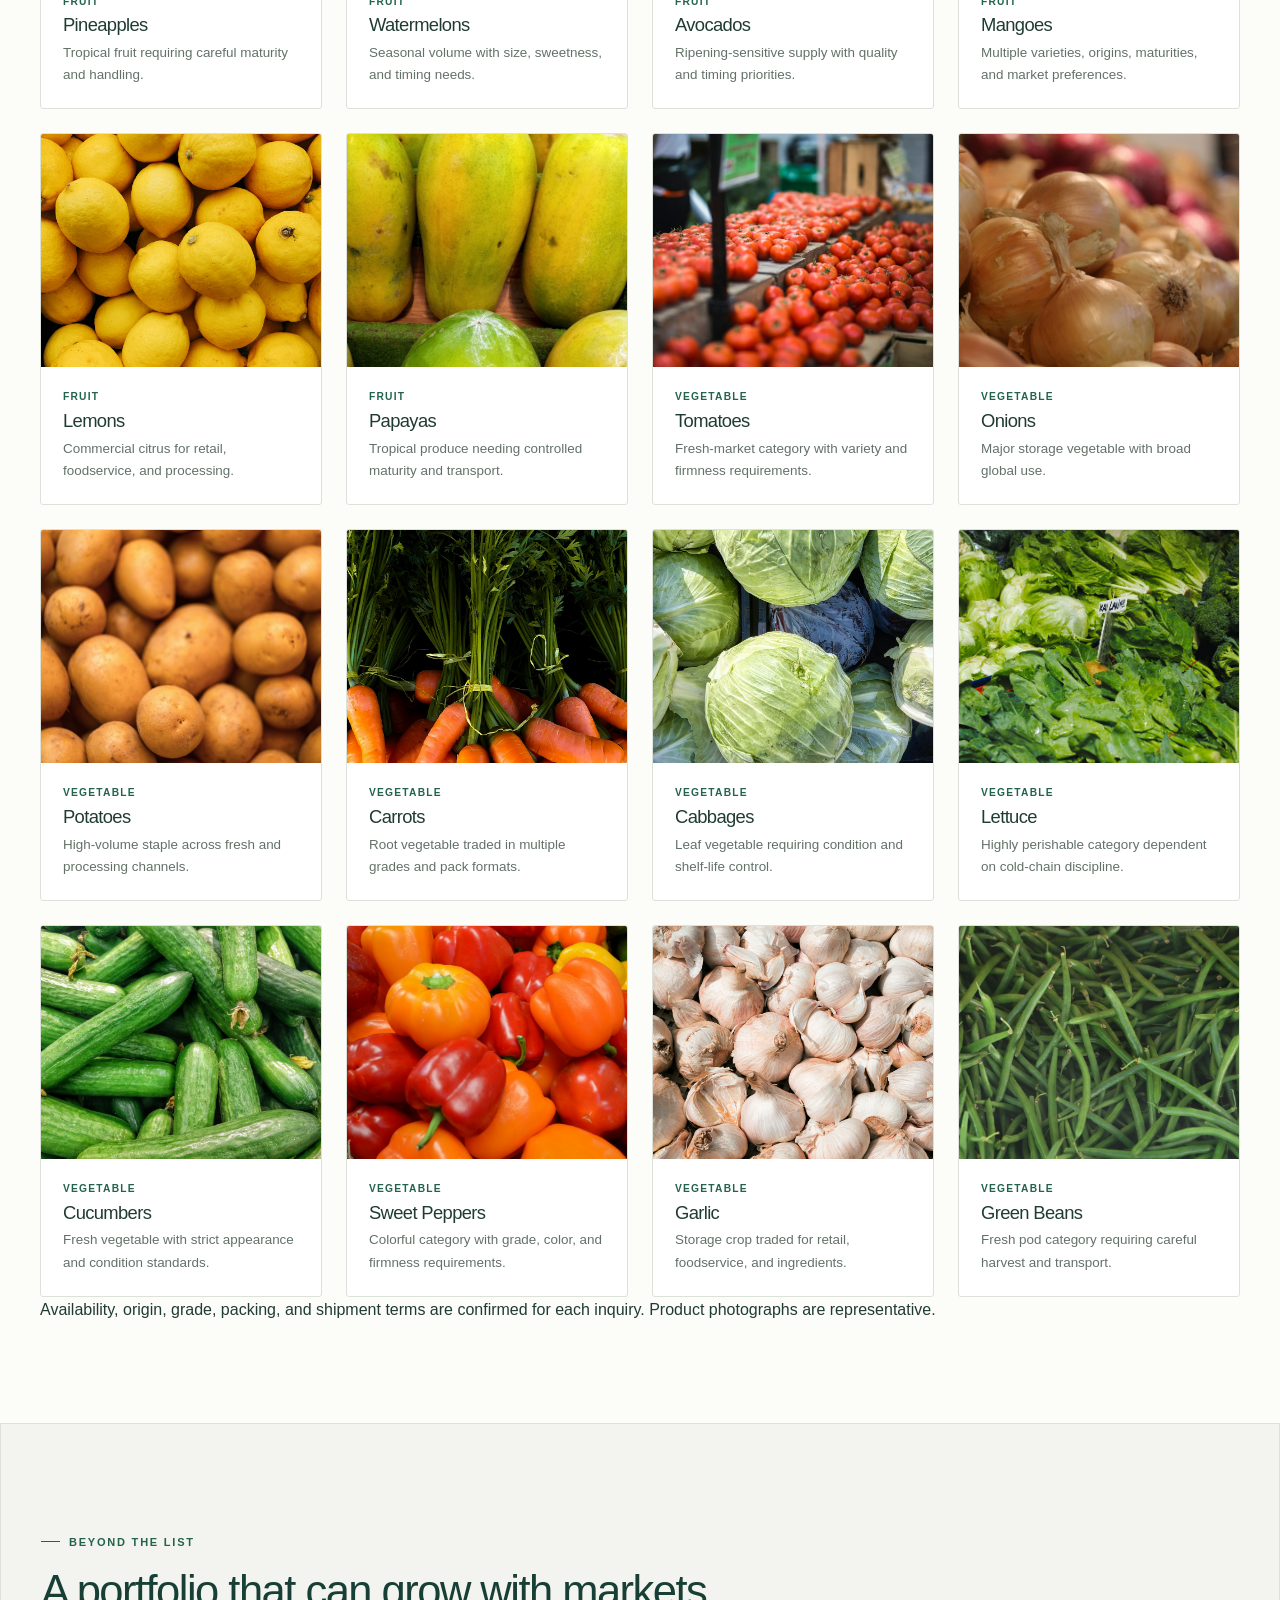
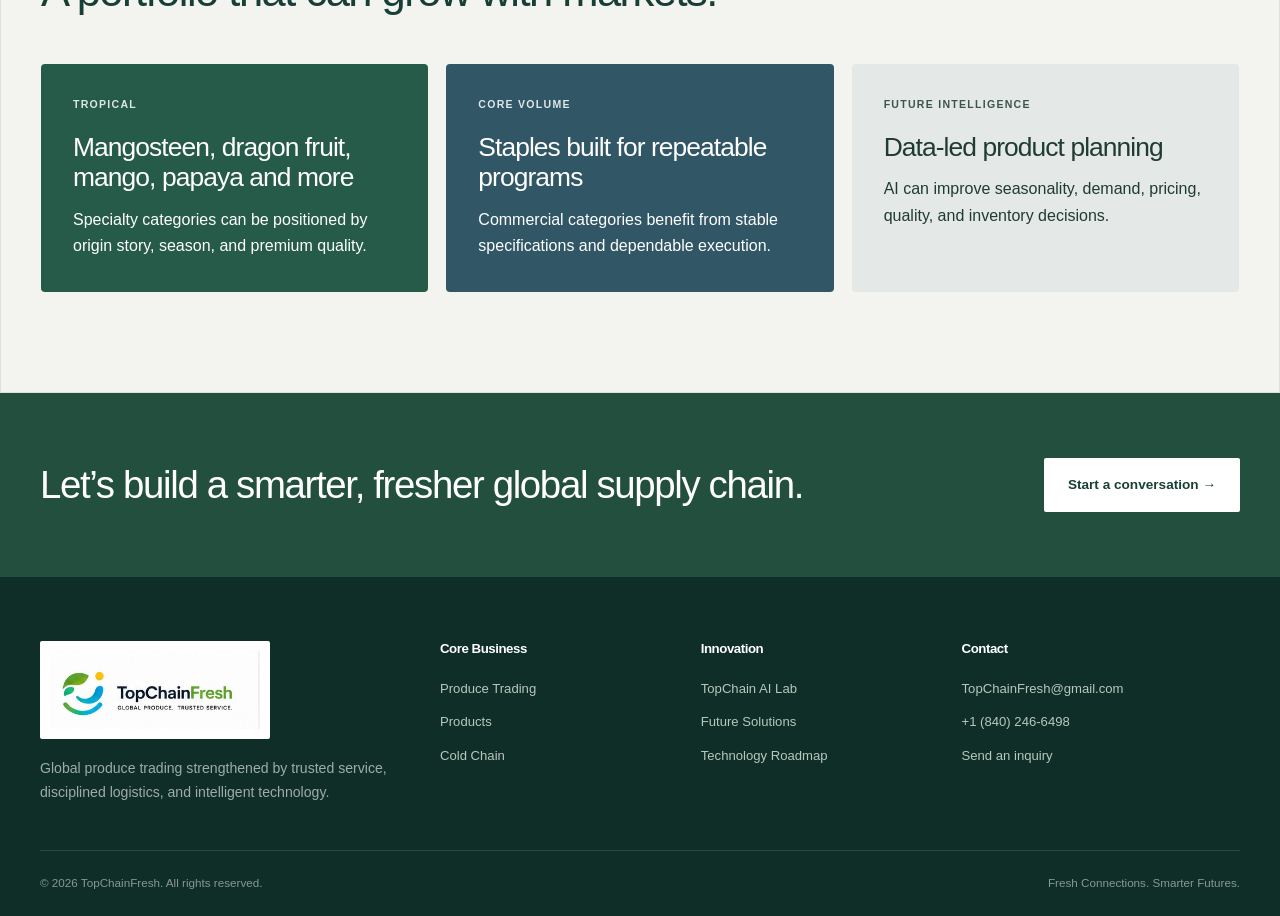
<file: products.html>
<!doctype html><html lang="en"><head><meta charset="utf-8"><meta name="viewport" content="width=device-width,initial-scale=1">
<title>Products | TopChainFresh</title><meta name="description" content="TopChainFresh fruit and vegetable trade portfolio with real-world product photography."><link rel="icon" href="assets/images/logo-icon-approved.png"><link rel="stylesheet" href="assets/css/styles.css"><meta name="theme-color" content="#153f35"></head><body>
<header class="site-header"><div class="container header-inner">
      <a class="brand-logo" href="index.html" aria-label="TopChainFresh home"><img src="assets/images/logo-crop-wide.png" alt="TopChainFresh — Global Produce. Trusted Service."></a>
      <nav id="primary-navigation" class="main-nav" aria-label="Primary navigation"><a href="index.html" class="">Home</a><a href="trading.html" class="">Trading</a><a href="products.html" class="active" aria-current="page">Products</a><a href="logistics.html" class="">Logistics</a><a href="ai-lab.html" class="">AI Lab</a><a href="future.html" class="">Future</a><a href="contact.html" class="">Contact</a></nav>
      <a class="header-cta" href="contact.html">Get in touch</a>
      <button class="menu-toggle" aria-controls="primary-navigation" aria-label="Open menu" aria-expanded="false"><span></span></button>
    </div></header>
<a class="skip-link" href="#main-content">Skip to content</a><main id="main-content"><section class="page-hero"><div class="page-hero-media"><img src="assets/images/photography/1768751947109-d2a99be1aa9c.jpg" alt="Real wholesale fruit and vegetable market"></div><div class="container page-hero-content"><span class="eyebrow text-yellow">Products</span><h1>Fresh From the Best, for the World.</h1><p>A representative portfolio of major globally traded fruit and vegetable categories—supported by sourcing, quality, and logistics expertise.</p></div></section>
<div class="color-ribbon"><span></span><span></span><span></span><span></span><span></span><span></span></div>
<section class="section"><div class="container"><span class="eyebrow">20 featured categories</span><h2 class="section-title">Ten fruits. Ten vegetables. <span class="text-green">One global operating standard.</span></h2><p class="section-lead">Every product has different origin seasons, grades, packaging, shelf life, maturity, temperature, and market requirements.</p><div class="product-tabs"><button class="product-tab active" data-filter="all">All products</button><button class="product-tab" data-filter="fruit">Fruits</button><button class="product-tab" data-filter="vegetable">Vegetables</button></div><div class="product-grid"><article class="product-card reveal" data-category="fruit"><div class="product-image"><img src="assets/images/photography/bananas-bulk.jpg" alt="Rows of fresh banana bunches in a large produce display" width="1400" height="1050" loading="lazy"></div><div class="product-body"><div class="category">fruit</div><h3>Bananas</h3><p>Tropical staple with year-round commercial demand.</p></div></article><article class="product-card reveal" data-category="fruit"><div class="product-image"><img src="assets/images/photography/1558870623-9d182aa8ef0a.jpg" alt="Real photograph of apples" loading="lazy"></div><div class="product-body"><div class="category">fruit</div><h3>Apples</h3><p>High-volume category across fresh retail and food channels.</p></div></article><article class="product-card reveal" data-category="fruit"><div class="product-image"><img src="assets/images/photography/1672614766965-08c27fdd96da.jpg" alt="Real photograph of grapes" loading="lazy"></div><div class="product-body"><div class="category">fruit</div><h3>Grapes</h3><p>Fresh table grapes with origin and seasonal complexity.</p></div></article><article class="product-card reveal" data-category="fruit"><div class="product-image"><img src="assets/images/photography/oranges-bulk.jpg" alt="Large display of whole fresh oranges" width="1400" height="1867" loading="lazy"></div><div class="product-body"><div class="category">fruit</div><h3>Oranges</h3><p>Citrus category supported by diverse global origins.</p></div></article><article class="product-card reveal" data-category="fruit"><div class="product-image"><img src="assets/images/photography/1565623513508-ffe2588e327c.jpg" alt="Real photograph of pineapples" loading="lazy"></div><div class="product-body"><div class="category">fruit</div><h3>Pineapples</h3><p>Tropical fruit requiring careful maturity and handling.</p></div></article><article class="product-card reveal" data-category="fruit"><div class="product-image"><img src="assets/images/photography/1750601455235-2ecff8a870be.jpg" alt="Real photograph of watermelons" loading="lazy"></div><div class="product-body"><div class="category">fruit</div><h3>Watermelons</h3><p>Seasonal volume with size, sweetness, and timing needs.</p></div></article><article class="product-card reveal" data-category="fruit"><div class="product-image"><img src="assets/images/photography/1555598488-b7d9660fb260.jpg" alt="Real photograph of avocados" loading="lazy"></div><div class="product-body"><div class="category">fruit</div><h3>Avocados</h3><p>Ripening-sensitive supply with quality and timing priorities.</p></div></article><article class="product-card reveal" data-category="fruit"><div class="product-image"><img src="assets/images/photography/1757281096599-b9165ba74008.jpg" alt="Real photograph of mangoes" loading="lazy"></div><div class="product-body"><div class="category">fruit</div><h3>Mangoes</h3><p>Multiple varieties, origins, maturities, and market preferences.</p></div></article><article class="product-card reveal" data-category="fruit"><div class="product-image"><img src="assets/images/photography/1590502593747-42a996133562.jpg" alt="Real photograph of lemons" loading="lazy"></div><div class="product-body"><div class="category">fruit</div><h3>Lemons</h3><p>Commercial citrus for retail, foodservice, and processing.</p></div></article><article class="product-card reveal" data-category="fruit"><div class="product-image"><img src="assets/images/photography/papayas-bulk.jpg" alt="Whole papayas arranged together in a market display" width="1440" height="1920" loading="lazy"></div><div class="product-body"><div class="category">fruit</div><h3>Papayas</h3><p>Tropical produce needing controlled maturity and transport.</p></div></article><article class="product-card reveal" data-category="vegetable"><div class="product-image"><img src="assets/images/photography/1559740509-3998170dd8a9.jpg" alt="Real photograph of tomatoes" loading="lazy"></div><div class="product-body"><div class="category">vegetable</div><h3>Tomatoes</h3><p>Fresh-market category with variety and firmness requirements.</p></div></article><article class="product-card reveal" data-category="vegetable"><div class="product-image"><img src="assets/images/photography/onions-bulk.jpg" alt="A generous display of clean whole golden onions" width="1400" height="2100" loading="lazy"></div><div class="product-body"><div class="category">vegetable</div><h3>Onions</h3><p>Major storage vegetable with broad global use.</p></div></article><article class="product-card reveal" data-category="vegetable"><div class="product-image"><img src="assets/images/photography/1566055803687-0665ef48df90.jpg" alt="Real photograph of potatoes" loading="lazy"></div><div class="product-body"><div class="category">vegetable</div><h3>Potatoes</h3><p>High-volume staple across fresh and processing channels.</p></div></article><article class="product-card reveal" data-category="vegetable"><div class="product-image"><img src="assets/images/photography/1623644035669-11c44e4a7d7d.jpg" alt="Real photograph of carrots" loading="lazy"></div><div class="product-body"><div class="category">vegetable</div><h3>Carrots</h3><p>Root vegetable traded in multiple grades and pack formats.</p></div></article><article class="product-card reveal" data-category="vegetable"><div class="product-image"><img src="assets/images/photography/cabbages-bulk.jpg" alt="Fresh green and red cabbage heads arranged in a full crate" width="1400" height="921" loading="lazy"></div><div class="product-body"><div class="category">vegetable</div><h3>Cabbages</h3><p>Leaf vegetable requiring condition and shelf-life control.</p></div></article><article class="product-card reveal" data-category="vegetable"><div class="product-image"><img src="assets/images/photography/lettuce-bulk.jpg" alt="Multiple fresh lettuce heads and leafy greens at a produce stall" width="1400" height="1050" loading="lazy"></div><div class="product-body"><div class="category">vegetable</div><h3>Lettuce</h3><p>Highly perishable category dependent on cold-chain discipline.</p></div></article><article class="product-card reveal" data-category="vegetable"><div class="product-image"><img src="assets/images/photography/1449300079323-02e209d9d3a6.jpg" alt="Real photograph of cucumbers" loading="lazy"></div><div class="product-body"><div class="category">vegetable</div><h3>Cucumbers</h3><p>Fresh vegetable with strict appearance and condition standards.</p></div></article><article class="product-card reveal" data-category="vegetable"><div class="product-image"><img src="assets/images/photography/1607546900609-7efd29a4a2dd.jpg" alt="Real photograph of sweet peppers" loading="lazy"></div><div class="product-body"><div class="category">vegetable</div><h3>Sweet Peppers</h3><p>Colorful category with grade, color, and firmness requirements.</p></div></article><article class="product-card reveal" data-category="vegetable"><div class="product-image"><img src="assets/images/photography/1776261077272-311222e98459.jpg" alt="Real photograph of many garlic bulbs" loading="lazy"></div><div class="product-body"><div class="category">vegetable</div><h3>Garlic</h3><p>Storage crop traded for retail, foodservice, and ingredients.</p></div></article><article class="product-card reveal" data-category="vegetable"><div class="product-image"><img src="assets/images/photography/1698063437386-aa75dbaf397f.jpg" alt="Real photograph of clean, high-quality green beans" loading="lazy"></div><div class="product-body"><div class="category">vegetable</div><h3>Green Beans</h3><p>Fresh pod category requiring careful harvest and transport.</p></div></article></div><p class="portfolio-note">Availability, origin, grade, packing, and shipment terms are confirmed for each inquiry. Product photographs are representative.</p></div></section>
<section class="section bg-mist"><div class="container"><span class="eyebrow">Beyond the list</span><h2 class="section-title">A portfolio that can grow with markets.</h2><div class="block-grid"><article class="color-block bg-green block-4 reveal"><div class="block-number">Tropical</div><h3>Mangosteen, dragon fruit, mango, papaya and more</h3><p>Specialty categories can be positioned by origin story, season, and premium quality.</p></article><article class="color-block bg-blue block-4 reveal"><div class="block-number">Core volume</div><h3>Staples built for repeatable programs</h3><p>Commercial categories benefit from stable specifications and dependable execution.</p></article><article class="color-block bg-violet block-4 reveal"><div class="block-number">Future intelligence</div><h3>Data-led product planning</h3><p>AI can improve seasonality, demand, pricing, quality, and inventory decisions.</p></article></div></div></section></main><section class="cta-band"><div class="container cta-inner reveal"><h2>Let’s build a smarter, fresher global supply chain.</h2><a class="btn btn-light" href="contact.html">Start a conversation →</a></div></section>
<footer class="site-footer"><div class="container">
  <div class="footer-grid">
    <div class="footer-brand"><img src="assets/images/logo-crop-wide.png" alt="TopChainFresh"><p>Global produce trading strengthened by trusted service, disciplined logistics, and intelligent technology.</p></div>
    <div class="footer-col"><h4>Core Business</h4><a href="trading.html">Produce Trading</a><a href="products.html">Products</a><a href="logistics.html">Cold Chain</a></div>
    <div class="footer-col"><h4>Innovation</h4><a href="ai-lab.html">TopChain AI Lab</a><a href="future.html">Future Solutions</a><a href="future.html#roadmap">Technology Roadmap</a></div>
    <div class="footer-col"><h4>Contact</h4><a href="mailto:TopChainFresh@gmail.com">TopChainFresh@gmail.com</a><a href="tel:+18402466498">+1 (840) 246-6498</a><a href="contact.html">Send an inquiry</a></div>
  </div>
  <div class="footer-bottom"><span>© 2026 TopChainFresh. All rights reserved.</span><span>Fresh Connections. Smarter Futures.</span></div>
</div></footer><script src="assets/js/main.js"></script></body></html>
</file>
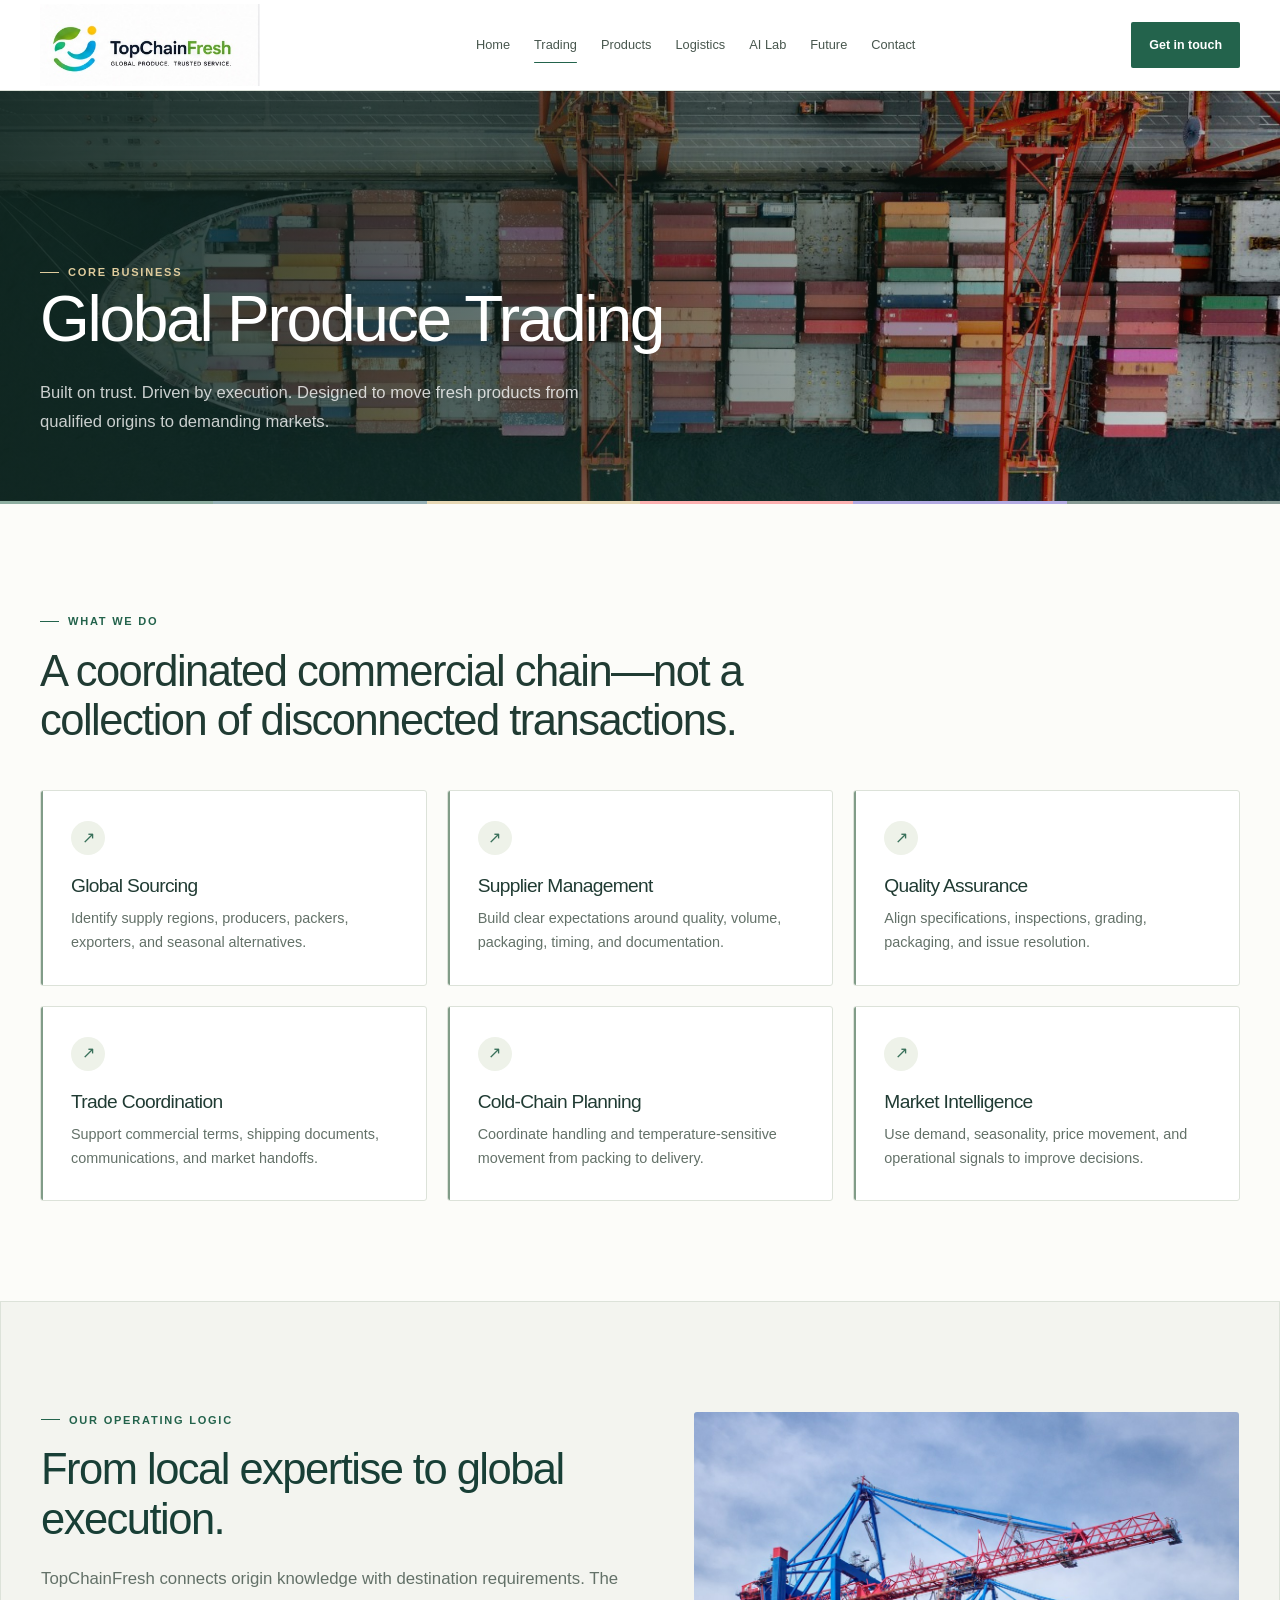
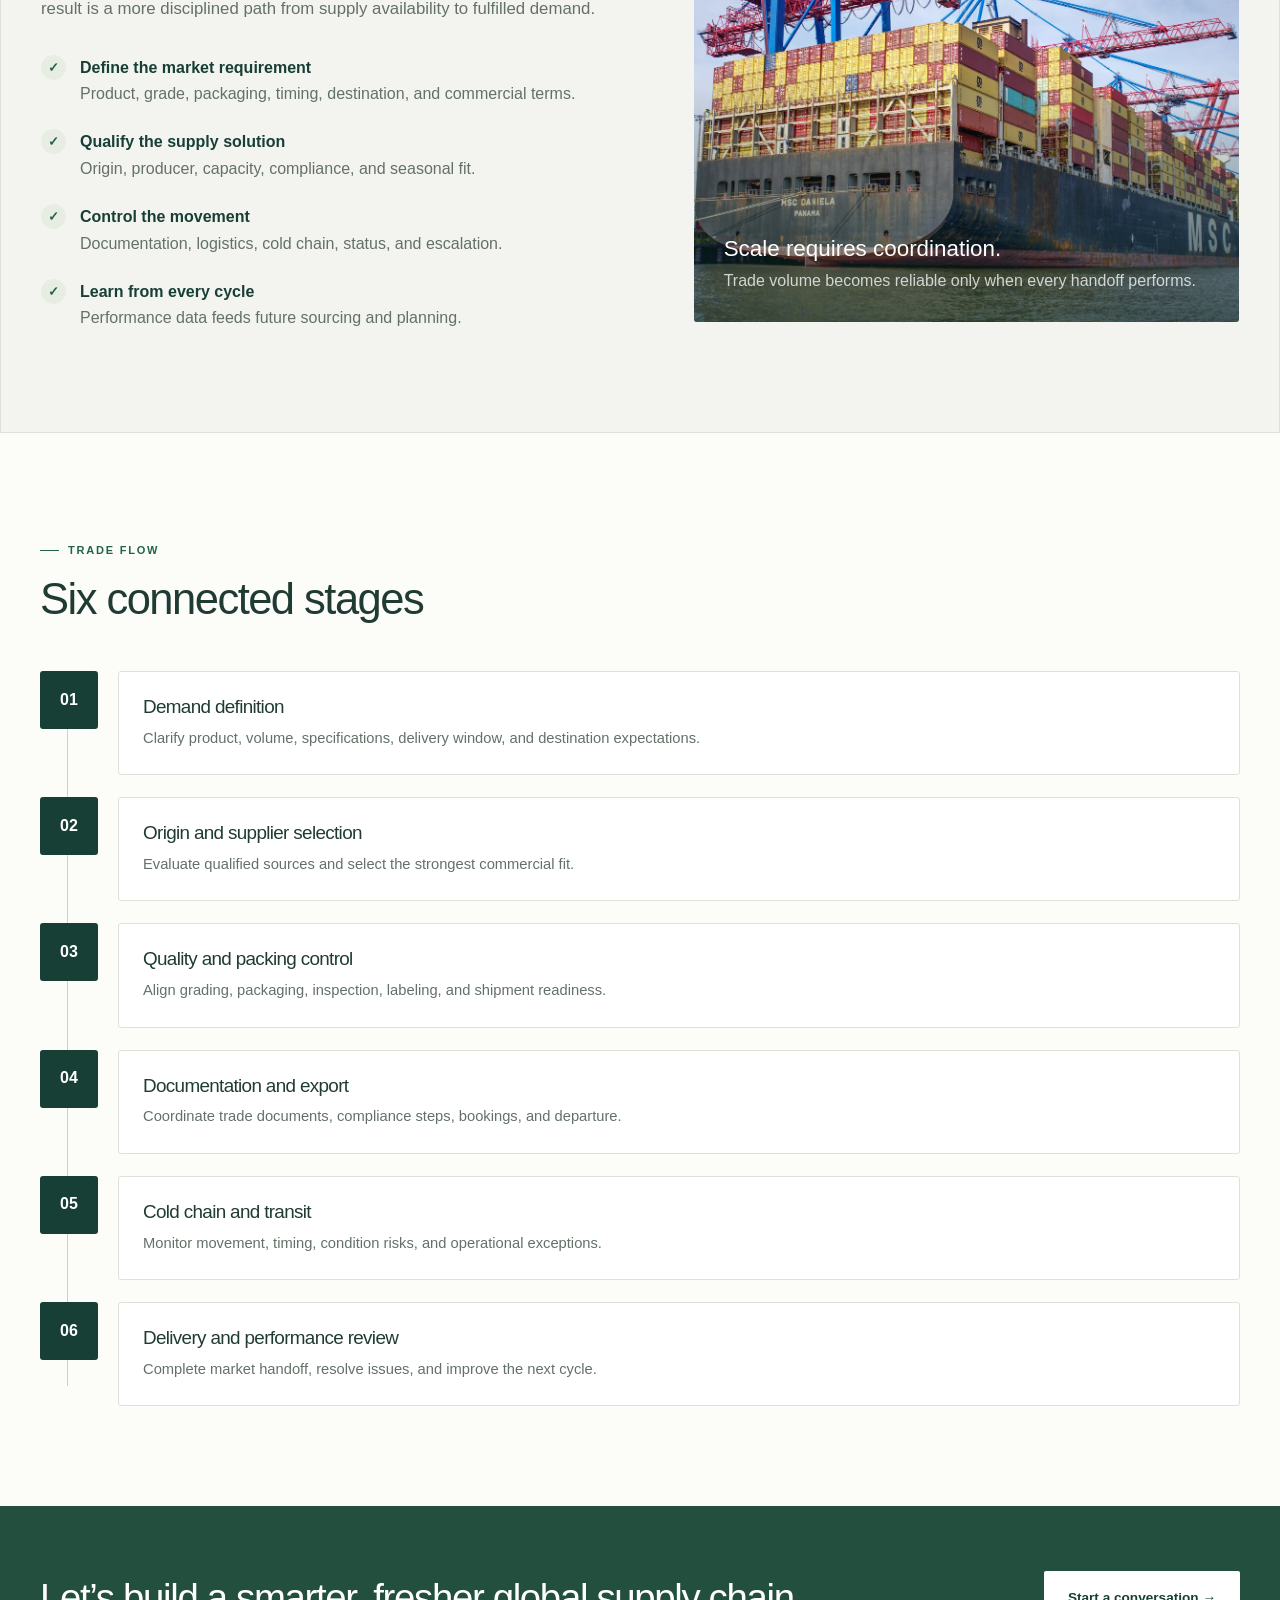
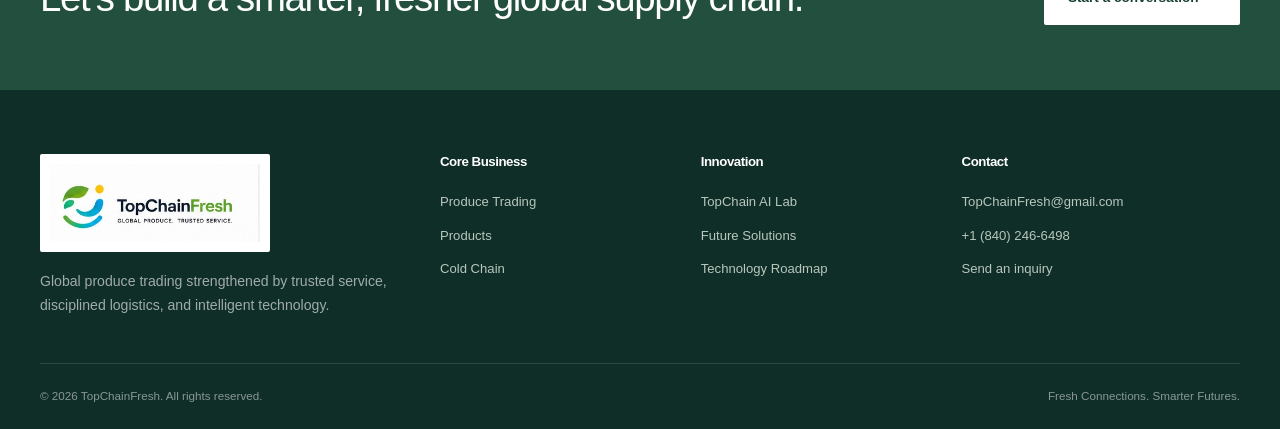
<file: trading.html>
<!doctype html><html lang="en"><head><meta charset="utf-8"><meta name="viewport" content="width=device-width,initial-scale=1">
<title>Global Produce Trading | TopChainFresh</title><meta name="description" content="TopChainFresh global produce sourcing, trade coordination, quality, and market execution."><link rel="icon" href="assets/images/logo-icon-approved.png"><link rel="stylesheet" href="assets/css/styles.css"><meta name="theme-color" content="#153f35"></head><body>
<header class="site-header"><div class="container header-inner">
      <a class="brand-logo" href="index.html" aria-label="TopChainFresh home"><img src="assets/images/logo-crop-wide.png" alt="TopChainFresh — Global Produce. Trusted Service."></a>
      <nav id="primary-navigation" class="main-nav" aria-label="Primary navigation"><a href="index.html" class="">Home</a><a href="trading.html" class="active" aria-current="page">Trading</a><a href="products.html" class="">Products</a><a href="logistics.html" class="">Logistics</a><a href="ai-lab.html" class="">AI Lab</a><a href="future.html" class="">Future</a><a href="contact.html" class="">Contact</a></nav>
      <a class="header-cta" href="contact.html">Get in touch</a>
      <button class="menu-toggle" aria-controls="primary-navigation" aria-label="Open menu" aria-expanded="false"><span></span></button>
    </div></header>
<a class="skip-link" href="#main-content">Skip to content</a><main id="main-content"><section class="page-hero"><div class="page-hero-media"><img src="assets/images/photography/1769144256181-698b8f807066.jpg" alt="Real container vessel transporting global cargo"></div><div class="container page-hero-content"><span class="eyebrow text-yellow">Core business</span><h1>Global Produce Trading</h1><p>Built on trust. Driven by execution. Designed to move fresh products from qualified origins to demanding markets.</p></div></section>
<div class="color-ribbon"><span></span><span></span><span></span><span></span><span></span><span></span></div>
<section class="section"><div class="container"><span class="eyebrow">What we do</span><h2 class="section-title">A coordinated commercial chain—not a collection of disconnected transactions.</h2><div class="service-grid">
  <article class="service-card reveal"><div class="icon" aria-hidden="true">↗</div><h3>Global Sourcing</h3><p>Identify supply regions, producers, packers, exporters, and seasonal alternatives.</p></article>
  <article class="service-card reveal"><div class="icon" aria-hidden="true">↗</div><h3>Supplier Management</h3><p>Build clear expectations around quality, volume, packaging, timing, and documentation.</p></article>
  <article class="service-card reveal"><div class="icon" aria-hidden="true">↗</div><h3>Quality Assurance</h3><p>Align specifications, inspections, grading, packaging, and issue resolution.</p></article>
  <article class="service-card reveal"><div class="icon" aria-hidden="true">↗</div><h3>Trade Coordination</h3><p>Support commercial terms, shipping documents, communications, and market handoffs.</p></article>
  <article class="service-card reveal"><div class="icon" aria-hidden="true">↗</div><h3>Cold-Chain Planning</h3><p>Coordinate handling and temperature-sensitive movement from packing to delivery.</p></article>
  <article class="service-card reveal"><div class="icon" aria-hidden="true">↗</div><h3>Market Intelligence</h3><p>Use demand, seasonality, price movement, and operational signals to improve decisions.</p></article>
</div></div></section>
<section class="section bg-mist"><div class="container split reverse"><div class="media-card reveal"><img src="assets/images/photography/1742576437150-3a79cae681f2.jpg" alt="Real cargo vessel at a commercial port" loading="lazy"><div class="media-caption"><strong>Scale requires coordination.</strong><span>Trade volume becomes reliable only when every handoff performs.</span></div></div><div class="reveal"><span class="eyebrow">Our operating logic</span><h2 class="section-title">From local expertise to global execution.</h2><p class="section-lead">TopChainFresh connects origin knowledge with destination requirements. The result is a more disciplined path from supply availability to fulfilled demand.</p><ul class="check-list"><li><div><strong>Define the market requirement</strong><br><span class="text-muted">Product, grade, packaging, timing, destination, and commercial terms.</span></div></li><li><div><strong>Qualify the supply solution</strong><br><span class="text-muted">Origin, producer, capacity, compliance, and seasonal fit.</span></div></li><li><div><strong>Control the movement</strong><br><span class="text-muted">Documentation, logistics, cold chain, status, and escalation.</span></div></li><li><div><strong>Learn from every cycle</strong><br><span class="text-muted">Performance data feeds future sourcing and planning.</span></div></li></ul></div></div></section>
<section class="section"><div class="container"><span class="eyebrow">Trade flow</span><h2 class="section-title">Six connected stages</h2><div class="timeline">
  <div class="timeline-item reveal"><div class="timeline-dot">01</div><div class="timeline-content"><h3>Demand definition</h3><p>Clarify product, volume, specifications, delivery window, and destination expectations.</p></div></div>
  <div class="timeline-item reveal"><div class="timeline-dot">02</div><div class="timeline-content"><h3>Origin and supplier selection</h3><p>Evaluate qualified sources and select the strongest commercial fit.</p></div></div>
  <div class="timeline-item reveal"><div class="timeline-dot">03</div><div class="timeline-content"><h3>Quality and packing control</h3><p>Align grading, packaging, inspection, labeling, and shipment readiness.</p></div></div>
  <div class="timeline-item reveal"><div class="timeline-dot">04</div><div class="timeline-content"><h3>Documentation and export</h3><p>Coordinate trade documents, compliance steps, bookings, and departure.</p></div></div>
  <div class="timeline-item reveal"><div class="timeline-dot">05</div><div class="timeline-content"><h3>Cold chain and transit</h3><p>Monitor movement, timing, condition risks, and operational exceptions.</p></div></div>
  <div class="timeline-item reveal"><div class="timeline-dot">06</div><div class="timeline-content"><h3>Delivery and performance review</h3><p>Complete market handoff, resolve issues, and improve the next cycle.</p></div></div>
</div></div></section></main><section class="cta-band"><div class="container cta-inner reveal"><h2>Let’s build a smarter, fresher global supply chain.</h2><a class="btn btn-light" href="contact.html">Start a conversation →</a></div></section>
<footer class="site-footer"><div class="container">
  <div class="footer-grid">
    <div class="footer-brand"><img src="assets/images/logo-crop-wide.png" alt="TopChainFresh"><p>Global produce trading strengthened by trusted service, disciplined logistics, and intelligent technology.</p></div>
    <div class="footer-col"><h4>Core Business</h4><a href="trading.html">Produce Trading</a><a href="products.html">Products</a><a href="logistics.html">Cold Chain</a></div>
    <div class="footer-col"><h4>Innovation</h4><a href="ai-lab.html">TopChain AI Lab</a><a href="future.html">Future Solutions</a><a href="future.html#roadmap">Technology Roadmap</a></div>
    <div class="footer-col"><h4>Contact</h4><a href="mailto:TopChainFresh@gmail.com">TopChainFresh@gmail.com</a><a href="tel:+18402466498">+1 (840) 246-6498</a><a href="contact.html">Send an inquiry</a></div>
  </div>
  <div class="footer-bottom"><span>© 2026 TopChainFresh. All rights reserved.</span><span>Fresh Connections. Smarter Futures.</span></div>
</div></footer><script src="assets/js/main.js"></script></body></html>
</file>
<file: assets/css/styles.css>
@import url('https://fonts.googleapis.com/css2?family=Manrope:wght@400;500;600;700&family=Poppins:wght@500;600;700;800&display=swap');

:root {
  --fresh-green: #21C45C;
  --leaf-green: #32D67B;
  --ocean-blue: #00B4E6;
  --sunshine: #FFD200;
  --coral: #FF686B;
  --violet: #6A5ACD;
  --navy: #0E293B;
  --navy-2: #071B2A;
  --mist: #F3F6F8;
  --white: #FFFFFF;
  --ink: #142333;
  --muted: #5A6978;
  --line: rgba(14, 41, 59, .12);
  --shadow: 0 22px 60px rgba(7, 27, 42, .16);
  --radius-xl: 34px;
  --radius-lg: 24px;
  --radius-md: 16px;
  --container: 1240px;
}

* { box-sizing: border-box; }
html { scroll-behavior: smooth; }
body {
  margin: 0;
  font-family: "Manrope", system-ui, -apple-system, BlinkMacSystemFont, "Segoe UI", sans-serif;
  color: var(--ink);
  background: var(--white);
  line-height: 1.6;
  overflow-x: hidden;
}
img { display: block; max-width: 100%; }
a { color: inherit; text-decoration: none; }
button, input, textarea, select { font: inherit; }
button { cursor: pointer; }

h1, h2, h3, h4, .display {
  font-family: "Poppins", system-ui, sans-serif;
  line-height: 1.12;
  margin: 0;
  letter-spacing: -.025em;
}
p { margin: 0; }
ul { padding-left: 1.1rem; }

.container { width: min(var(--container), calc(100% - 40px)); margin-inline: auto; }
.section { padding: 96px 0; position: relative; }
.section-tight { padding: 64px 0; }
.eyebrow {
  display: inline-flex;
  align-items: center;
  gap: 9px;
  font-weight: 800;
  font-size: .78rem;
  letter-spacing: .12em;
  text-transform: uppercase;
  color: var(--fresh-green);
}
.eyebrow::before { content: ""; width: 28px; height: 4px; border-radius: 99px; background: currentColor; }
.section-title { font-size: clamp(2rem, 4vw, 4.2rem); margin-top: 16px; max-width: 900px; }
.section-lead { font-size: clamp(1rem, 1.6vw, 1.25rem); color: var(--muted); max-width: 760px; margin-top: 20px; }
.text-green { color: var(--fresh-green); }
.text-blue { color: var(--ocean-blue); }
.text-yellow { color: var(--sunshine); }
.text-coral { color: var(--coral); }
.text-violet { color: var(--violet); }
.text-white { color: var(--white); }
.text-muted { color: var(--muted); }

.site-header {
  position: sticky;
  top: 0;
  z-index: 1000;
  background: rgba(255,255,255,.94);
  border-bottom: 1px solid rgba(14,41,59,.08);
  backdrop-filter: blur(16px);
}
.header-inner { min-height: 80px; display: flex; align-items: center; justify-content: space-between; gap: 26px; }
.brand-logo { flex: 0 0 auto; }
.brand-logo img { width: 242px; height: auto; }
.main-nav { display: flex; align-items: center; gap: 22px; font-weight: 700; font-size: .9rem; }
.main-nav a { position: relative; padding: 12px 0; color: #2f4050; }
.main-nav a::after { content: ""; position: absolute; left: 0; right: 100%; bottom: 5px; height: 3px; background: var(--fresh-green); border-radius: 99px; transition: .25s ease; }
.main-nav a:hover::after, .main-nav a.active::after { right: 0; }
.header-cta { display: inline-flex; align-items: center; justify-content: center; padding: 13px 20px; border-radius: 999px; background: var(--fresh-green); color: white; font-weight: 800; box-shadow: 0 10px 26px rgba(33,196,92,.28); }
.menu-toggle { display: none; border: 0; background: var(--mist); width: 48px; height: 48px; border-radius: 14px; align-items: center; justify-content: center; }
.menu-toggle span, .menu-toggle::before, .menu-toggle::after { content: ""; width: 22px; height: 2px; background: var(--navy); display: block; transition: .2s; }
.menu-toggle span { margin: 5px 0; }

.hero {
  min-height: 790px;
  display: grid;
  align-items: end;
  position: relative;
  overflow: hidden;
  color: white;
  background: var(--navy);
}
.hero-media { position: absolute; inset: 0; }
.hero-media img { width: 100%; height: 100%; object-fit: cover; object-position: center; }
.hero::after { content:""; position:absolute; inset:0; background: linear-gradient(90deg, rgba(5,23,37,.95) 0%, rgba(5,23,37,.78) 37%, rgba(5,23,37,.12) 76%), linear-gradient(0deg, rgba(5,23,37,.92) 0%, transparent 50%); }
.hero-content { position: relative; z-index: 2; padding: 104px 0 84px; max-width: 720px; }
.hero h1 { font-size: clamp(3.4rem, 7vw, 7.4rem); line-height: .96; }
.hero p { font-size: clamp(1.05rem, 1.8vw, 1.35rem); max-width: 620px; margin-top: 28px; color: rgba(255,255,255,.84); }
.hero-actions { display: flex; flex-wrap: wrap; gap: 14px; margin-top: 34px; }
.btn { display: inline-flex; align-items: center; justify-content: center; gap: 10px; padding: 15px 22px; border-radius: 999px; font-weight: 800; transition: transform .2s ease, box-shadow .2s ease; border: 1px solid transparent; }
.btn:hover { transform: translateY(-2px); }
.btn-primary { color: white; background: var(--fresh-green); box-shadow: 0 15px 30px rgba(33,196,92,.3); }
.btn-secondary { color: white; border-color: rgba(255,255,255,.42); background: rgba(255,255,255,.08); backdrop-filter: blur(10px); }
.btn-dark { color: white; background: var(--navy); }
.btn-light { color: var(--navy); background: white; }
.hero-proof { display: grid; grid-template-columns: repeat(4, minmax(0,1fr)); gap: 1px; background: rgba(255,255,255,.18); border: 1px solid rgba(255,255,255,.22); margin-top: 56px; border-radius: 22px; overflow: hidden; width: min(720px, 100%); }
.proof-item { padding: 18px; background: rgba(7,27,42,.58); backdrop-filter: blur(10px); }
.proof-item strong { display: block; font-family: "Poppins"; font-size: 1.15rem; }
.proof-item span { display:block; font-size:.78rem; color:rgba(255,255,255,.65); margin-top:2px; }

.color-ribbon { display: grid; grid-template-columns: 1.3fr 1fr 1fr .8fr .8fr .8fr; height: 14px; }
.color-ribbon span:nth-child(1){ background:var(--fresh-green); }
.color-ribbon span:nth-child(2){ background:var(--ocean-blue); }
.color-ribbon span:nth-child(3){ background:var(--sunshine); }
.color-ribbon span:nth-child(4){ background:var(--coral); }
.color-ribbon span:nth-child(5){ background:var(--violet); }
.color-ribbon span:nth-child(6){ background:var(--navy); }

.block-grid { display: grid; grid-template-columns: repeat(12, 1fr); gap: 18px; margin-top: 48px; }
.color-block { min-height: 250px; padding: 32px; border-radius: var(--radius-lg); position: relative; overflow: hidden; box-shadow: var(--shadow); }
.color-block h3 { font-size: clamp(1.5rem, 2.4vw, 2.3rem); margin-top: 18px; }
.color-block p { margin-top: 14px; max-width: 420px; }
.block-4 { grid-column: span 4; }
.block-5 { grid-column: span 5; }
.block-6 { grid-column: span 6; }
.block-7 { grid-column: span 7; }
.block-8 { grid-column: span 8; }
.block-12 { grid-column: span 12; }
.bg-green { background: linear-gradient(145deg, #18a94e, var(--leaf-green)); color: white; }
.bg-blue { background: linear-gradient(145deg, #008fcc, var(--ocean-blue)); color: white; }
.bg-yellow { background: linear-gradient(145deg, #ffe251, var(--sunshine)); color: var(--navy); }
.bg-coral { background: linear-gradient(145deg, #ff847f, var(--coral)); color: white; }
.bg-violet { background: linear-gradient(145deg, #7d72e7, var(--violet)); color: white; }
.bg-navy { background: linear-gradient(145deg, #143c59, var(--navy-2)); color: white; }
.bg-mist { background: var(--mist); color: var(--navy); box-shadow: none; border: 1px solid var(--line); }
.block-number { font-family:"Poppins"; font-weight:800; font-size:.78rem; letter-spacing:.12em; text-transform:uppercase; opacity:.85; }
.block-icon { width: 58px; height: 58px; display:grid; place-items:center; border-radius:18px; background:rgba(255,255,255,.18); font-size:1.8rem; }
.color-block::after { content:""; position:absolute; width:210px; height:210px; border-radius:50%; right:-80px; bottom:-90px; border:35px solid rgba(255,255,255,.12); }

.split { display: grid; grid-template-columns: 1.05fr .95fr; gap: 50px; align-items: center; }
.split.reverse > :first-child { order: 2; }
.media-card { position: relative; border-radius: var(--radius-xl); overflow: hidden; min-height: 570px; box-shadow: var(--shadow); }
.media-card img { position:absolute; inset:0; width:100%; height:100%; object-fit:cover; }
.media-card::after { content:""; position:absolute; inset:0; background:linear-gradient(0deg, rgba(7,27,42,.62), transparent 55%); }
.media-caption { position:absolute; left:30px; right:30px; bottom:28px; z-index:2; color:white; }
.media-caption strong { font-family:"Poppins"; font-size:1.6rem; display:block; }
.media-caption span { color:rgba(255,255,255,.76); }
.check-list { list-style:none; padding:0; margin:30px 0 0; display:grid; gap:16px; }
.check-list li { display:flex; gap:14px; align-items:flex-start; }
.check-list li::before { content:"✓"; flex:0 0 30px; width:30px; height:30px; border-radius:10px; display:grid; place-items:center; background:rgba(33,196,92,.12); color:var(--fresh-green); font-weight:900; }

.stat-band { background: var(--navy); color:white; padding: 36px 0; }
.stat-grid { display:grid; grid-template-columns:repeat(4,1fr); gap:24px; }
.stat { padding-left:22px; border-left:4px solid var(--fresh-green); }
.stat:nth-child(2){ border-color:var(--ocean-blue); }
.stat:nth-child(3){ border-color:var(--sunshine); }
.stat:nth-child(4){ border-color:var(--coral); }
.stat strong { font-family:"Poppins"; font-size:clamp(1.6rem,3vw,2.5rem); display:block; }
.stat span { color:rgba(255,255,255,.66); }

.page-hero { min-height: 520px; color:white; position:relative; overflow:hidden; display:grid; align-items:end; background:var(--navy); }
.page-hero-media { position:absolute; inset:0; }
.page-hero-media img { width:100%; height:100%; object-fit:cover; }
.page-hero::after { content:""; position:absolute; inset:0; background:linear-gradient(90deg, rgba(7,27,42,.95), rgba(7,27,42,.5) 58%, rgba(7,27,42,.22)), linear-gradient(0deg, rgba(7,27,42,.78), transparent 60%); }
.page-hero-content { position:relative; z-index:2; padding:86px 0 72px; max-width:780px; }
.page-hero h1 { font-size:clamp(3rem,6vw,6rem); }
.page-hero p { font-size:1.22rem; color:rgba(255,255,255,.78); margin-top:22px; max-width:650px; }

.service-grid { display:grid; grid-template-columns:repeat(3,1fr); gap:20px; margin-top:44px; }
.service-card { border:1px solid var(--line); border-radius:22px; padding:28px; background:white; transition:.25s; position:relative; overflow:hidden; }
.service-card:hover { transform:translateY(-7px); box-shadow:var(--shadow); }
.service-card .icon { width:54px;height:54px;border-radius:17px;display:grid;place-items:center;background:var(--mist);font-size:1.55rem; }
.service-card h3 { font-size:1.35rem; margin-top:20px; }
.service-card p { color:var(--muted); margin-top:10px; }
.service-card::before { content:""; position:absolute; left:0; top:0; bottom:0; width:6px; background:var(--fresh-green); }
.service-card:nth-child(2)::before { background:var(--ocean-blue); }
.service-card:nth-child(3)::before { background:var(--sunshine); }
.service-card:nth-child(4)::before { background:var(--coral); }
.service-card:nth-child(5)::before { background:var(--violet); }
.service-card:nth-child(6)::before { background:var(--leaf-green); }

.product-tabs { display:flex; flex-wrap:wrap; gap:10px; margin-top:36px; }
.product-tab { border:1px solid var(--line); background:white; border-radius:999px; padding:11px 18px; font-weight:800; color:var(--navy); }
.product-tab.active { background:var(--navy); color:white; border-color:var(--navy); }
.product-grid { display:grid; grid-template-columns:repeat(5,1fr); gap:18px; margin-top:34px; }
.product-card { border-radius:20px; overflow:hidden; background:white; border:1px solid var(--line); transition:.25s; }
.product-card:hover { transform:translateY(-6px); box-shadow:0 18px 40px rgba(7,27,42,.14); }
.product-image { aspect-ratio:1.1/1; overflow:hidden; background:var(--mist); }
.product-image img { width:100%; height:100%; object-fit:cover; transition:.4s; }
.product-card:hover img { transform:scale(1.06); }
.product-body { padding:17px; }
.product-body .category { font-size:.72rem; letter-spacing:.12em; text-transform:uppercase; font-weight:800; color:var(--fresh-green); }
.product-body h3 { font-size:1.12rem; margin-top:4px; }
.product-body p { font-size:.84rem; color:var(--muted); margin-top:6px; }

.timeline { position:relative; display:grid; gap:22px; margin-top:46px; }
.timeline::before { content:""; position:absolute; left:27px; top:20px; bottom:20px; width:3px; background:linear-gradient(var(--fresh-green),var(--ocean-blue),var(--violet)); }
.timeline-item { display:grid; grid-template-columns:58px 1fr; gap:20px; position:relative; }
.timeline-dot { width:58px;height:58px;border-radius:18px;display:grid;place-items:center;background:var(--navy);color:white;font-family:"Poppins";font-weight:800;z-index:1; }
.timeline-content { border:1px solid var(--line); border-radius:20px; padding:24px; background:white; }
.timeline-content h3 { font-size:1.3rem; }
.timeline-content p { margin-top:8px; color:var(--muted); }

.ai-hero { background:radial-gradient(circle at 78% 20%, rgba(0,180,230,.22), transparent 30%), radial-gradient(circle at 18% 90%, rgba(106,90,205,.25), transparent 32%), var(--navy-2); }
.ai-network { position:absolute; inset:0; opacity:.44; background-image:radial-gradient(circle at center, rgba(255,255,255,.85) 0 1px, transparent 2px); background-size:35px 35px; mask-image:linear-gradient(to right,transparent 0%,black 35%,black 100%); }
.ai-orb { width:min(520px,70vw); aspect-ratio:1; border-radius:50%; position:absolute; right:-6%; top:9%; border:1px solid rgba(0,180,230,.4); box-shadow:inset 0 0 100px rgba(0,180,230,.18),0 0 90px rgba(0,180,230,.14); }
.ai-orb::before,.ai-orb::after { content:""; position:absolute; inset:12%; border:1px dashed rgba(50,214,123,.46); border-radius:50%; transform:rotate(22deg); }
.ai-orb::after { inset:28%; border-color:rgba(255,210,0,.5); transform:rotate(-34deg); }

.department-lockup { display:flex; align-items:center; gap:20px; padding:24px; border-radius:22px; background:white; color:var(--navy); box-shadow:var(--shadow); }
.department-lockup img { width:80px; height:auto; }
.department-lockup h2 { font-size:clamp(1.6rem,3vw,2.4rem); }
.department-lockup small { display:block; color:var(--muted); font-weight:700; letter-spacing:.09em; text-transform:uppercase; margin-top:4px; }

.product-image img.crop-zoom { transform:scale(1.2); }
.product-card:hover .product-image img.crop-zoom { transform:scale(1.27); }

/* Balanced AI Lab introduction and in-page operating dashboard */
.ai-intro-section { background:linear-gradient(135deg,#f7fbff 0%,#ffffff 45%,#f2fff6 100%); }
.ai-intro-grid { display:grid; grid-template-columns:minmax(0,.88fr) minmax(520px,1.12fr); gap:64px; align-items:center; }
.ai-intro-copy { min-width:0; }
.ai-intro-eyebrow { margin-top:38px; }
.ai-intro-copy .section-title { margin-top:16px; font-size:clamp(2.8rem,5.2vw,5.4rem); max-width:780px; }
.ai-intro-copy .section-lead { max-width:700px; }
.ai-principle { margin-top:32px; padding:20px 22px; border-left:6px solid var(--ocean-blue); border-radius:0 18px 18px 0; background:white; box-shadow:0 14px 35px rgba(7,27,42,.09); display:grid; gap:4px; }
.ai-principle strong { font-family:"Poppins"; font-size:1.2rem; }
.ai-principle span { color:var(--muted); }
.ai-ops-visual { min-height:610px; border-radius:34px; padding:24px; color:white; background:radial-gradient(circle at 82% 12%,rgba(0,180,230,.36),transparent 31%),radial-gradient(circle at 18% 88%,rgba(106,90,205,.34),transparent 34%),#071b2a; box-shadow:0 34px 90px rgba(7,27,42,.28); overflow:hidden; position:relative; }
.ai-ops-visual::before { content:""; position:absolute; inset:0; opacity:.16; background-image:linear-gradient(rgba(255,255,255,.12) 1px,transparent 1px),linear-gradient(90deg,rgba(255,255,255,.12) 1px,transparent 1px); background-size:32px 32px; }
.ai-visual-top,.ai-dashboard-grid,.ai-visual-footer { position:relative; z-index:1; }
.ai-visual-top { display:flex; align-items:center; gap:10px; padding:5px 4px 20px; border-bottom:1px solid rgba(255,255,255,.14); }
.ai-visual-top strong { font-family:"Poppins"; }
.ai-visual-top small { margin-left:auto; color:#8cffb2; font-weight:900; letter-spacing:.12em; }
.live-dot { width:10px; height:10px; border-radius:50%; background:#32d67b; box-shadow:0 0 0 8px rgba(50,214,123,.14); }
.ai-dashboard-grid { display:grid; grid-template-columns:repeat(2,minmax(0,1fr)); gap:14px; margin-top:20px; }
.ai-panel { min-height:145px; padding:20px; border:1px solid rgba(255,255,255,.16); border-radius:20px; background:rgba(255,255,255,.08); backdrop-filter:blur(10px); display:flex; flex-direction:column; gap:8px; }
.ai-panel > span { color:rgba(255,255,255,.68); font-size:.78rem; text-transform:uppercase; letter-spacing:.1em; font-weight:800; }
.ai-panel strong { font-family:"Poppins"; font-size:2.35rem; }
.ai-panel small { color:rgba(255,255,255,.6); }
.ai-panel-wide { grid-column:1/-1; min-height:220px; }
.route-map { position:relative; flex:1; min-height:105px; margin:4px 0; border-radius:16px; background:linear-gradient(120deg,rgba(0,180,230,.13),rgba(50,214,123,.08)); overflow:hidden; }
.route-map::before { content:""; position:absolute; left:9%; right:10%; top:52%; height:2px; background:linear-gradient(90deg,var(--fresh-green),var(--ocean-blue),var(--sunshine),var(--coral)); transform:rotate(-6deg); box-shadow:0 0 18px rgba(0,180,230,.8); }
.route-map i { position:absolute; width:14px; height:14px; border:3px solid white; border-radius:50%; background:var(--fresh-green); box-shadow:0 0 0 7px rgba(50,214,123,.12); }
.route-map i:nth-child(1){left:9%;top:58%}.route-map i:nth-child(2){left:34%;top:43%;background:var(--ocean-blue)}.route-map i:nth-child(3){left:62%;top:49%;background:var(--sunshine)}.route-map i:nth-child(4){right:9%;top:28%;background:var(--coral)}
.route-map b { position:absolute; right:18%; bottom:12%; width:90px; height:90px; border:1px solid rgba(255,255,255,.22); border-radius:50%; box-shadow:inset 0 0 30px rgba(0,180,230,.25); }
.metric-green { background:linear-gradient(145deg,rgba(33,196,92,.27),rgba(255,255,255,.07)); }
.metric-blue { background:linear-gradient(145deg,rgba(0,180,230,.3),rgba(255,255,255,.07)); }
.ai-panel-chart { min-height:180px; }
.mini-bars { display:flex; align-items:end; gap:8px; height:78px; margin-top:2px; }
.mini-bars i { flex:1; border-radius:5px 5px 2px 2px; background:linear-gradient(var(--ocean-blue),var(--fresh-green)); }
.mini-bars i:nth-child(1){height:28%}.mini-bars i:nth-child(2){height:48%}.mini-bars i:nth-child(3){height:39%}.mini-bars i:nth-child(4){height:67%}.mini-bars i:nth-child(5){height:76%}.mini-bars i:nth-child(6){height:92%}
.ai-panel-alert { min-height:180px; }
.ai-panel-alert ul { list-style:none; padding:0; margin:4px 0 0; display:grid; gap:9px; font-size:.84rem; }
.ai-panel-alert li { padding:9px 10px; border-radius:10px; background:rgba(255,255,255,.08); }
.ai-panel-alert li::before { content:"→"; color:var(--sunshine); margin-right:8px; }
.ai-visual-footer { display:flex; flex-wrap:wrap; gap:8px; margin-top:18px; }
.ai-visual-footer span { padding:8px 11px; border-radius:999px; background:rgba(255,255,255,.1); color:rgba(255,255,255,.7); font-size:.72rem; font-weight:800; }


/* Future Solutions: balanced, full-width product-principles presentation */
.future-principles-section {
  background:
    radial-gradient(circle at 5% 8%, rgba(33,196,92,.13), transparent 28%),
    radial-gradient(circle at 96% 90%, rgba(0,180,230,.13), transparent 30%),
    #fff;
}
.future-principles-grid {
  display:grid;
  grid-template-columns:minmax(360px,.82fr) minmax(0,1.18fr);
  gap:24px;
  align-items:stretch;
}
.future-direction-card {
  min-height:650px;
  padding:clamp(34px,5vw,64px);
  border-radius:34px;
  color:#fff;
  background:
    radial-gradient(circle at 88% 12%, rgba(0,180,230,.5), transparent 29%),
    radial-gradient(circle at 12% 92%, rgba(106,90,205,.46), transparent 32%),
    linear-gradient(145deg,#143c59,#071b2a 68%);
  box-shadow:0 30px 80px rgba(7,27,42,.24);
  display:flex;
  flex-direction:column;
  justify-content:center;
  position:relative;
  overflow:hidden;
}
.future-direction-card::after {
  content:"";
  position:absolute;
  width:360px;
  height:360px;
  border:58px solid rgba(255,255,255,.07);
  border-radius:50%;
  right:-140px;
  bottom:-170px;
}
.future-direction-card h2 {
  position:relative;
  z-index:1;
  font-size:clamp(2.5rem,4.7vw,5.2rem);
  margin-top:20px;
  max-width:720px;
}
.future-direction-card p {
  position:relative;
  z-index:1;
  margin-top:24px;
  max-width:650px;
  color:rgba(255,255,255,.74);
  font-size:1.08rem;
}
.future-signal-row {
  position:relative;
  z-index:1;
  display:flex;
  flex-wrap:wrap;
  gap:9px;
  margin-top:38px;
}
.future-signal-row span {
  padding:9px 12px;
  border-radius:999px;
  background:rgba(255,255,255,.1);
  border:1px solid rgba(255,255,255,.16);
  color:rgba(255,255,255,.8);
  font-size:.75rem;
  font-weight:800;
}
.future-principles-panel {
  min-height:650px;
  padding:clamp(34px,4.5vw,60px);
  border-radius:34px;
  background:#f3f6f8;
  border:1px solid rgba(14,41,59,.1);
  box-shadow:0 22px 60px rgba(7,27,42,.11);
  display:flex;
  flex-direction:column;
  justify-content:center;
}
.future-principles-panel .section-title { max-width:none; }
.future-principles-lead {
  margin-top:18px;
  max-width:900px;
  color:var(--muted);
  font-size:1.08rem;
}
.future-principle-grid {
  display:grid;
  grid-template-columns:repeat(2,minmax(0,1fr));
  gap:16px;
  margin-top:32px;
}
.future-principle-card {
  min-height:210px;
  padding:26px;
  border-radius:22px;
  background:#fff;
  border:1px solid var(--line);
  box-shadow:0 12px 30px rgba(7,27,42,.07);
  position:relative;
  overflow:hidden;
}
.future-principle-card::before {
  content:"";
  position:absolute;
  inset:0 auto 0 0;
  width:7px;
  background:var(--fresh-green);
}
.future-principle-card > span {
  display:inline-grid;
  place-items:center;
  width:38px;
  height:38px;
  border-radius:12px;
  color:#fff;
  background:var(--fresh-green);
  font-family:"Poppins";
  font-weight:800;
}
.future-principle-card h3 { font-size:1.22rem; margin-top:18px; }
.future-principle-card p { margin-top:10px; color:var(--muted); }
.principle-blue::before,.principle-blue > span { background:var(--ocean-blue); }
.principle-yellow::before,.principle-yellow > span { background:var(--sunshine); color:var(--navy); }
.principle-violet::before,.principle-violet > span { background:var(--violet); }

.roadmap { display:grid; grid-template-columns:repeat(4,1fr); gap:16px; margin-top:42px; }
.roadmap-card { padding:26px; border-radius:20px; border-top:8px solid var(--fresh-green); background:white; box-shadow:0 14px 36px rgba(7,27,42,.1); }
.roadmap-card:nth-child(2){border-color:var(--ocean-blue)}
.roadmap-card:nth-child(3){border-color:var(--violet)}
.roadmap-card:nth-child(4){border-color:var(--coral)}
.roadmap-card .phase { font-size:.74rem;font-weight:800;letter-spacing:.12em;text-transform:uppercase;color:var(--muted); }
.roadmap-card h3 { font-size:1.3rem;margin-top:8px; }
.roadmap-card ul { color:var(--muted); margin-bottom:0; }

.contact-grid { display:grid; grid-template-columns:.85fr 1.15fr; gap:30px; margin-top:44px; }
.contact-card { border-radius:var(--radius-lg); padding:34px; background:var(--navy); color:white; }
.contact-item { padding:18px 0; border-bottom:1px solid rgba(255,255,255,.14); }
.contact-item:last-child { border-bottom:0; }
.contact-item small { display:block; color:rgba(255,255,255,.55); text-transform:uppercase; letter-spacing:.1em; font-weight:800; }
.contact-item strong { display:block; font-size:1.08rem; margin-top:5px; }
.contact-form { border:1px solid var(--line); border-radius:var(--radius-lg); padding:34px; background:white; }
.form-grid { display:grid; grid-template-columns:1fr 1fr; gap:18px; }
.field { display:grid; gap:7px; }
.field.full { grid-column:1/-1; }
.field label { font-weight:800; font-size:.86rem; }
.field input,.field textarea,.field select { width:100%; border:1px solid var(--line); border-radius:13px; padding:14px 15px; outline:none; background:#fbfcfd; }
.field input:focus,.field textarea:focus,.field select:focus { border-color:var(--ocean-blue); box-shadow:0 0 0 4px rgba(0,180,230,.1); }
.field textarea { min-height:150px; resize:vertical; }
.form-note { color:var(--muted); font-size:.85rem; margin-top:14px; }

.cta-band { padding:72px 0; color:white; background:linear-gradient(105deg,var(--fresh-green),var(--ocean-blue) 52%,var(--violet)); position:relative; overflow:hidden; }
.cta-band::before { content:""; position:absolute; width:430px;height:430px;border:60px solid rgba(255,255,255,.1);border-radius:50%;right:-100px;top:-180px; }
.cta-inner { position:relative;z-index:1;display:flex;align-items:center;justify-content:space-between;gap:30px; }
.cta-inner h2 { font-size:clamp(2rem,4vw,4rem);max-width:780px; }

.site-footer { background:var(--navy-2); color:white; padding:68px 0 24px; }
.footer-grid { display:grid;grid-template-columns:1.3fr .8fr .8fr 1fr;gap:38px; }
.footer-brand img { width:260px; background:white; border-radius:14px; padding:8px; }
.footer-brand p { margin-top:18px;color:rgba(255,255,255,.6);max-width:360px; }
.footer-col h4 { font-size:1rem;margin-bottom:15px; }
.footer-col a { display:block;color:rgba(255,255,255,.62);padding:5px 0; }
.footer-col a:hover { color:white; }
.footer-bottom { margin-top:46px;padding-top:22px;border-top:1px solid rgba(255,255,255,.12);display:flex;justify-content:space-between;gap:20px;color:rgba(255,255,255,.5);font-size:.84rem; }

.reveal { opacity:0; transform:translateY(24px); transition:opacity .7s ease,transform .7s ease; }
.reveal.visible { opacity:1; transform:none; }

.notice { border-left:5px solid var(--sunshine); background:#fff9d9; border-radius:14px; padding:18px 20px; color:#665400; margin-top:28px; }

@media (max-width: 1050px) {
  .main-nav { position:fixed; inset:80px 18px auto; background:white; border-radius:22px; box-shadow:var(--shadow); padding:24px; display:none; flex-direction:column; align-items:stretch; gap:3px; }
  .main-nav.open { display:flex; }
  .main-nav a { padding:12px 10px; }
  .main-nav a::after { display:none; }
  .menu-toggle { display:flex; flex-direction:column; }
  .header-cta { display:none; }
  .split { grid-template-columns:1fr; }
  .split.reverse > :first-child { order:0; }
  .ai-intro-grid { grid-template-columns:1fr; gap:42px; }
  .future-principles-grid { grid-template-columns:1fr; }
  .future-direction-card,.future-principles-panel { min-height:auto; }
  .ai-ops-visual { min-height:560px; }
  .service-grid { grid-template-columns:repeat(2,1fr); }
  .product-grid { grid-template-columns:repeat(3,1fr); }
  .roadmap { grid-template-columns:repeat(2,1fr); }
  .block-4,.block-5,.block-6,.block-7,.block-8 { grid-column:span 6; }
  .footer-grid { grid-template-columns:1.3fr 1fr 1fr; }
  .footer-brand { grid-column:1/-1; }
}

@media (max-width: 720px) {
  .container { width:min(100% - 28px,var(--container)); }
  .section { padding:72px 0; }
  .brand-logo img { width:205px; }
  .header-inner { min-height:72px; }
  .main-nav { inset:72px 12px auto; }
  .hero { min-height:720px; }
  .hero h1 { font-size:clamp(3rem,15vw,5rem); }
  .ai-intro-copy .section-title { font-size:clamp(2.5rem,12vw,4.2rem); }
  .ai-ops-visual { min-height:auto; padding:18px; border-radius:26px; }
  .future-principle-grid { grid-template-columns:1fr; }
  .future-direction-card,.future-principles-panel { padding:30px 24px; border-radius:26px; }
  .hero-proof { grid-template-columns:repeat(2,1fr); }
  .block-grid { grid-template-columns:1fr; }
  .block-4,.block-5,.block-6,.block-7,.block-8,.block-12 { grid-column:auto; }
  .service-grid { grid-template-columns:1fr; }
  .product-grid { grid-template-columns:repeat(2,1fr); gap:12px; }
  .product-body { padding:13px; }
  .stat-grid { grid-template-columns:repeat(2,1fr); }
  .roadmap { grid-template-columns:1fr; }
  .contact-grid { grid-template-columns:1fr; }
  .form-grid { grid-template-columns:1fr; }
  .field.full { grid-column:auto; }
  .cta-inner { flex-direction:column;align-items:flex-start; }
  .footer-grid { grid-template-columns:1fr 1fr; }
  .footer-brand { grid-column:1/-1; }
  .footer-bottom { flex-direction:column; }
  .media-card { min-height:430px; }
}

@media (max-width: 470px) {
  .product-grid { grid-template-columns:1fr; }
  .ai-dashboard-grid { grid-template-columns:1fr; }
  .ai-panel-wide { grid-column:auto; }
  .stat-grid { grid-template-columns:1fr; }
  .footer-grid { grid-template-columns:1fr; }
}

/* Corporate edition — October 2026 */
:root{--fresh-green:#23634c;--leaf-green:#43816a;--ocean-blue:#346a78;--sunshine:#d3b574;--navy:#183f36;--navy-2:#102e28;--mist:#f3f4ef;--ink:#203b33;--muted:#637168;--line:#dce2d9;--shadow:0 12px 32px rgba(23,52,41,.06);--radius-xl:4px;--radius-lg:4px;--radius-md:4px;--container:1240px}
body{font-family:Arial,Helvetica,sans-serif;line-height:1.65;background:#fcfcf9}h1,h2,h3,h4,.display{font-family:Arial,Helvetica,sans-serif;letter-spacing:-.035em;line-height:1.16}h1,h2{font-weight:500}.container{width:min(var(--container),calc(100% - 80px))}.section{padding:100px 0}.eyebrow{color:var(--fresh-green);font-size:.69rem;letter-spacing:.16em;font-weight:700}.eyebrow::before{width:19px;height:1px;border-radius:0}.section-title{font-size:clamp(2rem,3.4vw,3.4rem);line-height:1.14;max-width:860px}.section-lead{font-size:1.05rem;line-height:1.8}.site-header{background:#fff;border-color:var(--line);backdrop-filter:none}.header-inner{min-height:90px;gap:24px}.brand-logo img{width:220px}.main-nav{gap:24px;font-size:.8rem;font-weight:500}.main-nav a{color:#48574e}.main-nav a::after{height:1px}.header-cta{font-size:.78rem;border-radius:2px;padding:13px 18px;box-shadow:none}.btn{border-radius:2px;padding:15px 23px;font-size:.85rem;font-weight:600;box-shadow:none!important}.btn:hover{transform:translateY(-1px)}.btn-primary{background:var(--fresh-green)}.hero.corporate-hero{min-height:650px;background:#f0f2e9;color:var(--ink);display:flex;align-items:center}.corporate-hero .hero-media{left:52%;width:48%;background:#dae0d8}.corporate-hero .hero-media img{object-position:55% center}.corporate-hero::after{display:none}.corporate-hero .hero-content{width:49%;max-width:none;padding:88px 36px 92px 0;margin:0}.corporate-hero h1{font-size:clamp(2.8rem,4.4vw,4.5rem);line-height:1.08;margin-top:25px;letter-spacing:-.05em;font-weight:500}.corporate-hero h1 em{font-family:Georgia,serif;font-weight:400}.corporate-hero p{font-size:1.03rem;color:#5c6c60;line-height:1.8;margin-top:25px;max-width:450px}.corporate-hero .hero-actions{gap:22px}.hero-text-link{font-size:.8rem;border-bottom:1px solid #7a8c78;padding:8px 0}.hero-footnote{display:flex;flex-wrap:wrap;gap:16px;margin-top:52px;padding-top:22px;border-top:1px solid #d2d9cb;font-size:.67rem;letter-spacing:.03em;color:#637168}.photo-label{position:absolute;right:30px;bottom:22px;background:rgba(16,46,40,.88);color:#fff;padding:9px 15px;font-size:.7rem;letter-spacing:.03em}.intro-section{padding:85px 0 95px}.intro-grid{display:grid;grid-template-columns:1fr 1.5fr;gap:60px;align-items:start}.intro-grid>.eyebrow{margin-top:14px}.intro-grid h2{font-size:clamp(2rem,3.5vw,3.4rem)}.intro-grid p{max-width:580px;color:var(--muted);margin-top:24px;font-size:1.05rem}.inline-link{display:inline-flex;gap:25px;margin-top:26px;font-size:.8rem;font-weight:600;color:var(--fresh-green);padding-bottom:6px;border-bottom:1px solid #90ab9a}.section-heading-row{display:flex;justify-content:space-between;align-items:end;gap:40px}.section-heading-row p{color:var(--muted);font-size:.85rem;line-height:1.8}.editorial-grid{display:grid;grid-template-columns:repeat(3,minmax(0,1fr));gap:28px;margin-top:42px}.editorial-card{min-width:0;background:#fcfcf9}.editorial-photo{aspect-ratio:1.25;overflow:hidden}.editorial-photo img{width:100%;height:100%;object-fit:cover;transition:transform .5s}.editorial-card:hover img{transform:scale(1.035)}.editorial-copy{padding:28px 26px 32px}.editorial-copy h3{font-size:1.45rem;font-weight:500;margin-top:16px}.editorial-copy p{font-size:.9rem;color:var(--muted);margin-top:15px}.editorial-copy .eyebrow{font-size:.62rem}.editorial-copy .inline-link{margin-top:23px}.media-card{min-height:510px;box-shadow:none;border-radius:3px}.media-card::after{background:linear-gradient(0deg,rgba(16,46,40,.65),transparent 50%)}.media-card:not(:has(.media-caption))::after{display:none}.media-caption strong{font-family:Arial,sans-serif;font-weight:500;font-size:1.4rem}.check-list{gap:22px}.check-list li::before{background:#e8ede3;border-radius:50%;width:25px;height:25px;flex-basis:25px;font-size:.8rem}.innovation-strip{background:#e9eee5;padding:80px 0}.innovation-strip>.container{display:grid;grid-template-columns:1fr 1fr;gap:90px;align-items:center}.innovation-strip h2{font-size:clamp(2rem,3.2vw,3rem);margin-top:20px}.innovation-strip p{color:var(--muted);line-height:1.8}.color-ribbon{height:3px;grid-template-columns:repeat(6,1fr);opacity:.5}.page-hero{min-height:410px}.page-hero::after{background:linear-gradient(90deg,rgba(16,38,32,.9),rgba(16,38,32,.54) 48%,rgba(16,38,32,.1))}.page-hero-content{margin-left:max(40px,calc((100vw - 1240px)/2));margin-right:auto;width:min(760px,calc(100% - 80px));padding:75px 0 65px}.page-hero h1{font-size:clamp(2.6rem,5vw,4.6rem)}.page-hero p{font-size:1.04rem;line-height:1.75;max-width:580px}.text-yellow{color:#dfcc9d}.text-blue{color:#346a78}.text-green{color:#23634c}.ai-hero .text-blue{color:#a3c6b9}.ai-hero{background:#163d34}.ai-network{opacity:.1}.ai-orb{opacity:.3;box-shadow:none;border-color:#759383}.color-block{border-radius:4px;padding:32px;box-shadow:none;min-height:220px}.color-block::after{display:none}.color-block h3{font-size:1.65rem;font-weight:500}.bg-green{background:#265b49}.bg-blue{background:#315766}.bg-yellow{background:#e9e6d8}.bg-coral{background:#dbe4d7;color:#203b33}.bg-violet{background:#e4e8e7;color:#203b33}.bg-navy{background:#173c32}.block-number{font-family:Arial,sans-serif;font-size:.66rem}.block-icon{display:none}.service-card{border-radius:3px;padding:30px;box-shadow:none}.service-card:hover{transform:none;box-shadow:0 8px 24px #203b330b}.service-card::before{width:2px;background:#819c88!important}.service-card .icon{width:34px;height:34px;border-radius:50%;font-size:1rem;background:#eef2e9;color:#39705a}.service-card h3{font-size:1.2rem;font-weight:500}.service-card p{font-size:.9rem}.product-grid{grid-template-columns:repeat(4,minmax(0,1fr));gap:24px}.product-card{border-radius:3px}.product-card:hover{transform:translateY(-3px);box-shadow:var(--shadow)}.product-image{aspect-ratio:1.2}.product-body{padding:22px}.product-body h3{font-size:1.15rem;font-weight:500}.product-body .category{font-size:.64rem}.product-image img.crop-zoom{transform:none}.product-card:hover .product-image img.crop-zoom{transform:scale(1.035)}.product-tab{border-radius:2px;font-size:.8rem;font-weight:500}.timeline-content,.timeline-dot{border-radius:3px}.timeline-dot{font-family:Arial,sans-serif}.timeline::before{background:#c9d4c5;width:1px}.timeline-content h3{font-weight:500;font-size:1.18rem}.timeline-content p{font-size:.92rem}.stat strong{font-family:Arial,sans-serif;font-weight:500}.stat{border-left-width:1px;border-color:#7d9986!important}.stat span{font-size:.85rem}.stat-band{padding:42px 0}.department-lockup{box-shadow:none;border:1px solid var(--line);border-radius:3px;padding:20px}.department-lockup h2{font-size:1.7rem}.ai-intro-section,.future-principles-section{background:#fcfcf9}.ai-intro-copy .section-title{font-size:clamp(2.2rem,3.6vw,3.5rem)}.ai-intro-grid{gap:48px;grid-template-columns:1fr 1fr}.ai-ops-visual{background:#153e34;border-radius:4px;box-shadow:none;padding:22px;min-height:540px}.ai-visual-top small{font-size:.58rem;letter-spacing:.1em;color:#c8d3bd}.ai-panel{border-radius:3px;min-height:125px}.ai-panel strong{font-family:Arial,sans-serif;font-size:1.65rem}.ai-visual-top strong{font-family:Arial,sans-serif;font-size:.82rem}.ai-principle{box-shadow:none;border-left-width:2px;border-radius:0}.ai-principle strong{font-family:Arial,sans-serif}.future-direction-card{background:#173e34;box-shadow:none;border-radius:4px}.future-direction-card::after{display:none}.future-direction-card h2{font-size:clamp(2.4rem,4vw,4rem)}.future-principles-panel,.future-principle-card,.roadmap-card{border-radius:4px;box-shadow:none}.future-principle-card::before{width:2px}.future-principle-card>span{border-radius:2px;font-family:Arial,sans-serif}.roadmap-card{border-top-width:2px}.cta-band{background:#224f3e;padding:65px 0}.cta-band::before{display:none}.cta-inner h2{font-size:clamp(1.8rem,3vw,2.8rem);max-width:780px}.site-footer{background:#102e28;padding-top:64px}.footer-brand img{border-radius:2px;width:230px;padding:10px}.footer-brand p{font-size:.88rem}.footer-col h4{font-size:.83rem;font-weight:600}.footer-col a{font-size:.82rem;padding:6px 0;color:#b8c7bc}.footer-bottom{font-size:.73rem}.contact-card,.contact-form{border-radius:3px}.contact-item strong{overflow-wrap:anywhere}.contact-item small{font-size:.68rem}.field input,.field textarea,.field select{border-radius:2px}.reveal{opacity:1;transform:none;transition:none}.skip-link{position:fixed;top:8px;left:8px;background:white;padding:12px;z-index:2000;transform:translateY(-180%)}.skip-link:focus{transform:none}:focus-visible{outline:3px solid #b28f48;outline-offset:4px}
@media(max-width:1100px){.main-nav{gap:15px}.header-inner{gap:15px}.brand-logo img{width:195px}.header-cta{padding:12px}.corporate-hero .hero-actions{gap:15px}.corporate-hero .hero-content{padding-right:25px}.hero-footnote{gap:10px}.ai-intro-grid{grid-template-columns:1fr}.product-grid{grid-template-columns:repeat(3,minmax(0,1fr))}}
@media(max-width:1050px){.main-nav{inset:90px 20px auto;border-radius:3px}.main-nav a{padding:12px}.menu-toggle{border-radius:2px}.future-principles-grid{grid-template-columns:1fr}}
@media(max-width:760px){.container{width:calc(100% - 40px)}.header-inner{min-height:76px}.main-nav{inset:76px 12px auto}.brand-logo img{width:195px}.corporate-hero{display:flex!important;flex-direction:column;align-items:stretch!important}.hero.corporate-hero{min-height:0}.corporate-hero .hero-media{position:relative;left:0;width:100%;height:300px;order:2}.corporate-hero>.container{order:1}.corporate-hero .hero-content{width:100%;padding:55px 0 42px}.corporate-hero h1{font-size:clamp(2.7rem,9vw,4rem)}.corporate-hero p{font-size:.98rem;max-width:520px}.hero-footnote{margin-top:30px;padding-top:20px;gap:15px}.photo-label{bottom:15px;right:15px;font-size:.62rem}.intro-section{padding:55px 0}.intro-grid{grid-template-columns:1fr;gap:22px}.intro-grid>.eyebrow{margin:0}.section{padding:65px 0}.section-heading-row{display:block}.section-heading-row p{margin-top:22px}.editorial-grid{grid-template-columns:1fr;gap:28px}.editorial-photo{aspect-ratio:1.6}.editorial-copy{padding:26px}.split{gap:35px}.media-card{min-height:380px}.innovation-strip{padding:55px 0}.innovation-strip>.container{grid-template-columns:1fr;gap:25px}.page-hero{min-height:360px}.page-hero-content{width:calc(100% - 40px);margin-inline:auto;padding:60px 0}.page-hero h1{font-size:2.8rem}.product-grid{grid-template-columns:repeat(2,minmax(0,1fr));gap:14px}.product-body{padding:16px}.cta-inner h2{font-size:2rem}.footer-grid{gap:30px}.hero-actions{align-items:center}.future-direction-card,.future-principles-panel{padding:32px 24px}.contact-card,.contact-form{padding:25px}.ai-dashboard-grid{grid-template-columns:1fr 1fr}.ai-panel-wide{grid-column:1/-1}.ai-panel strong{font-size:1.35rem}}
@media(max-width:400px){.hero-actions{align-items:flex-start;flex-direction:column}.product-grid{grid-template-columns:1fr}.ai-dashboard-grid{grid-template-columns:1fr}.ai-panel-wide{grid-column:auto}.hero-footnote{font-size:.6rem;gap:10px}.photo-label{max-width:90%}}
@media(prefers-reduced-motion:reduce){html{scroll-behavior:auto}*,*::before,*::after{transition:none!important;animation:none!important}}
</file>
